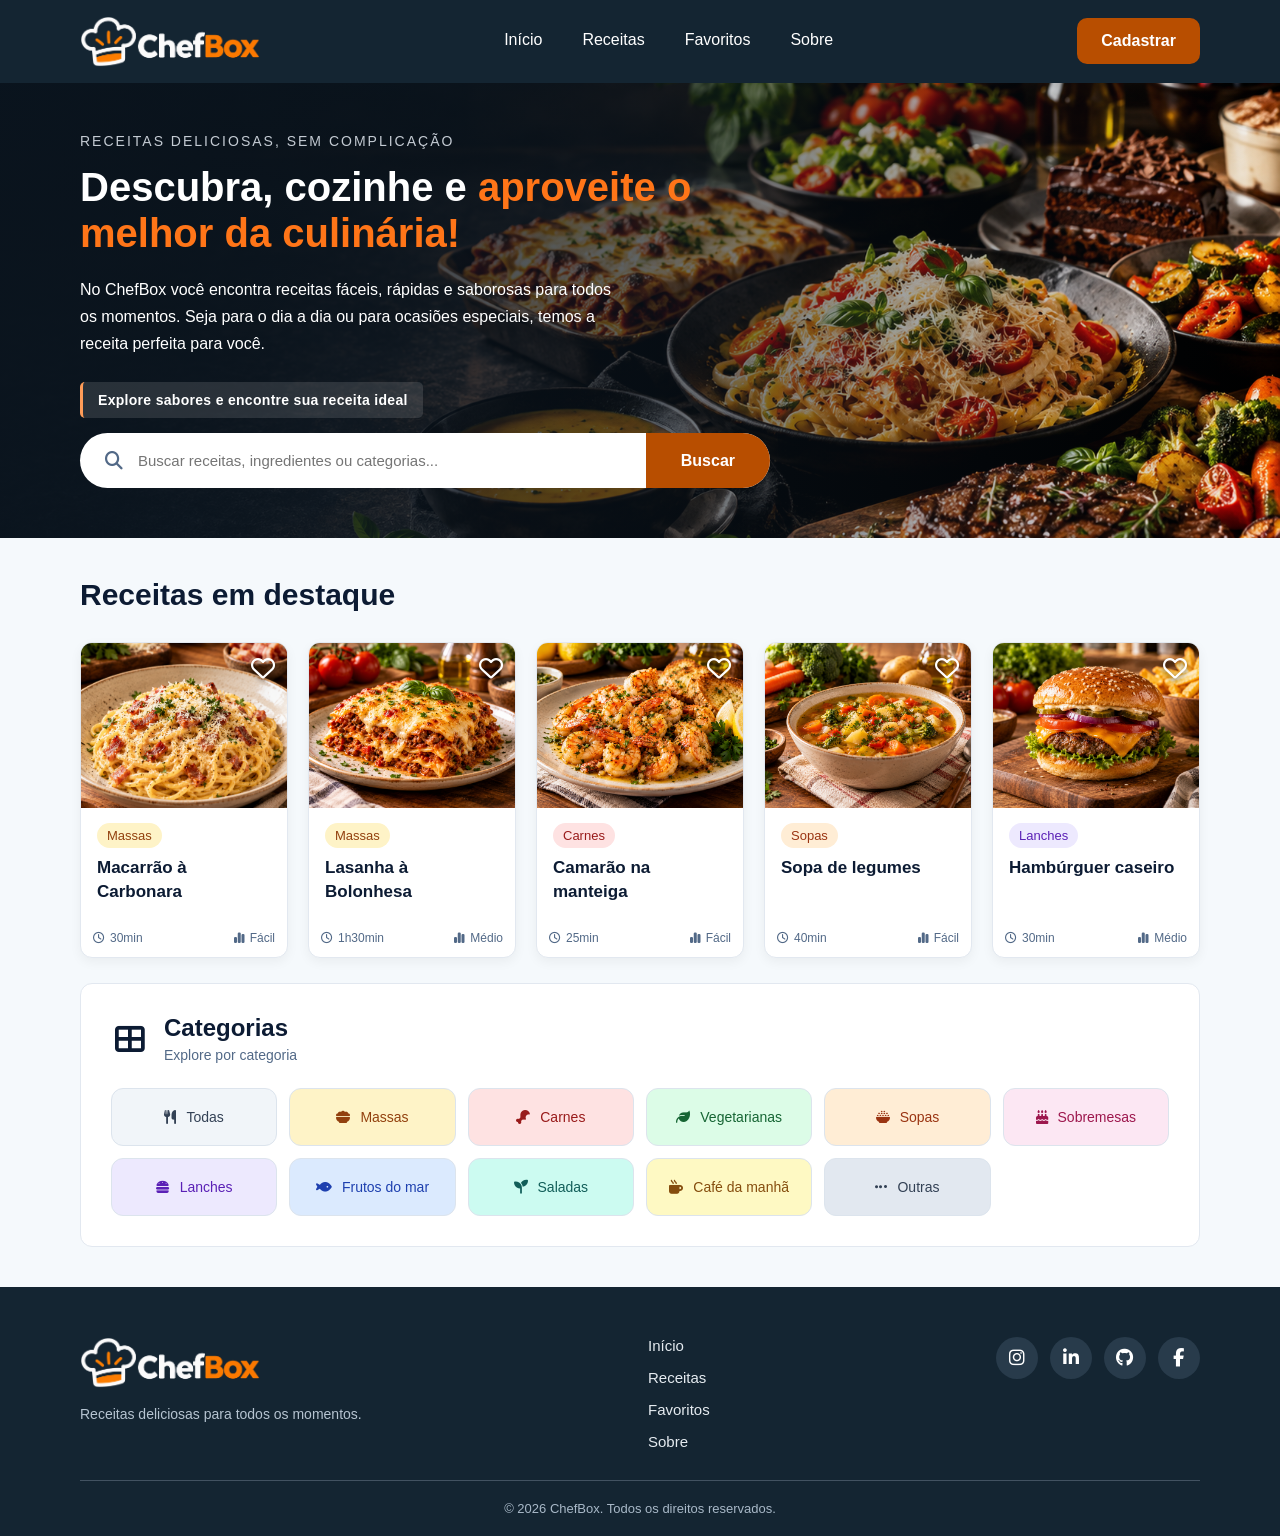
<file: index.html>
<!DOCTYPE html>
<html lang="pt-BR">

<head>
    <meta charset="UTF-8">
    <meta name="viewport" content="width=device-width, initial-scale=1.0">
    <title>ChefBox</title>

    <link rel="stylesheet" href="https://cdnjs.cloudflare.com/ajax/libs/font-awesome/6.7.2/css/all.min.css">

    <link rel="stylesheet" href="pages/assets/css/style.css">
</head>

<body>
    <header class="cabecalho">
        <a href="index.html" class="logo">
            <img src="pages/assets/img/logo-chefbox-transparente.png" alt="Logo ChefBox">
        </a>

        <nav class="menu">
            <a href="index.html">Início</a>
            <a href="pages/receitas.html">Receitas</a>
            <a href="pages/favoritos.html">Favoritos</a>
            <a href="pages/sobre.html">Sobre</a>
        </nav>

        <a href="pages/cadastrar_receita.html" class="cadastro-cabecalho">Cadastrar</a>
    </header>

    <main class="principal">
        <section class="secao-principal">
            <img src="pages/assets/img/hero-pagina-inicial.png" alt="Prato de macarrão com tomates e manjericão"
                class="imagem-principal">

            <div class="gradiente-principal"></div>

            <div class="conteudo-principal">
                <p class="paragrafo-principal">RECEITAS DELICIOSAS, SEM COMPLICAÇÃO</p>

                <h1 class="titulo">Descubra, cozinhe e <span>aproveite o melhor da culinária!</span></h1>

                <p class="descricao-principal">
                    No ChefBox você encontra receitas fáceis, rápidas e saborosas para todos os momentos. Seja para o
                    dia a
                    dia ou para ocasiões especiais, temos a receita perfeita para você.
                </p>

                <label for="pesquisa" class="rotulo-pesquisa-destaque">
                    Explore sabores e encontre sua receita ideal
                </label>

                <form class="form-pesquisa" action="pages/receitas.html" method="get">
                    <div class="campo-pesquisa">
                        <i class="fa-solid fa-magnifying-glass" aria-hidden="true"></i>
                        <input type="search" id="pesquisa" name="pesquisa"
                            placeholder="Buscar receitas, ingredientes ou categorias..." maxlength="100"
                            class="pesquisa-receita">
                    </div>
                    <button type="submit" class="botao-receitas">
                        Buscar</button>
                </form>
            </div>
        </section>

        <section class="receitas-destaque">
            <h2>Receitas em destaque</h2>

            <div class="lista-receitas" id="lista-destaque">
                <p>Carregando receitas...</p>
            </div>
        </section>

        <section class="categorias">

            <div class="cabecalho-categorias">
                <i class="fa-solid fa-table-cells-large"></i>

                <div>
                    <h2>Categorias</h2>
                    <p class="descricao-categorias">Explore por categoria</p>
                </div>
            </div>

            <div class="lista-categorias">
                <a href="pages/receitas.html" class="categoria-todas">
                    <i class="fa-solid fa-utensils"></i>
                    Todas
                </a>

                <a href="pages/receitas.html?categoria=massas" class="categoria-massas">
                    <i class="fa-solid fa-bowl-food"></i>
                    Massas
                </a>

                <a href="pages/receitas.html?categoria=carnes" class="categoria-carnes">
                    <i class="fa-solid fa-drumstick-bite"></i>
                    Carnes
                </a>

                <a href="pages/receitas.html?categoria=vegetarianas" class="categoria-vegetarianas">
                    <i class="fa-solid fa-leaf"></i>
                    Vegetarianas
                </a>

                <a href="pages/receitas.html?categoria=sopas" class="categoria-sopas">
                    <i class="fa-solid fa-bowl-rice"></i>
                    Sopas
                </a>

                <a href="pages/receitas.html?categoria=sobremesas" class="categoria-sobremesas">
                    <i class="fa-solid fa-cake-candles"></i>
                    Sobremesas
                </a>

                <a href="pages/receitas.html?categoria=lanches" class="categoria-lanches">
                    <i class="fa-solid fa-burger"></i>
                    Lanches
                </a>

                <a href="pages/receitas.html?categoria=frutos%20do%20mar" class="categoria-frutos-mar">
                    <i class="fa-solid fa-fish"></i>
                    Frutos do mar
                </a>

                <a href="pages/receitas.html?categoria=saladas" class="categoria-saladas">
                    <i class="fa-solid fa-seedling"></i>
                    Saladas
                </a>

                <a href="pages/receitas.html?categoria=caf%C3%A9%20da%20manh%C3%A3" class="categoria-cafe-manha">
                    <i class="fa-solid fa-mug-hot"></i>
                    Café da manhã
                </a>

                <a href="pages/receitas.html?categoria=outras" class="categoria-outras">
                    <i class="fa-solid fa-ellipsis"></i>
                    Outras
                </a>
            </div>


        </section>

    </main>

    <footer class="rodape">

        <div class="rodape-conteudo">

            <div class="rodape-logo">
                <a href="index.html">
                    <img src="pages/assets/img/logo-chefbox-transparente.png" alt="Logo ChefBox">
                </a>

                <p>
                    Receitas deliciosas para todos os momentos.
                </p>
            </div>

            <div class="rodape-links">

                <a href="index.html">Início</a>
                <a href="pages/receitas.html">Receitas</a>
                <a href="pages/favoritos.html">Favoritos</a>
                <a href="pages/sobre.html">Sobre</a>
            </div>

            <div class="redes-sociais">
                <a href="https://www.instagram.com/yago._teixeira/" target="_blank"
                rel="noopener noreferrer" aria-label="Instagram">
                    <i class="fa-brands fa-instagram"></i>
                </a>

                <a href="https://www.linkedin.com/in/yago-teixeira-almeida-nascimento-851353353/" target="_blank" rel="noopener noreferrer" aria-label="LinkedIn">
                    <i class="fa-brands fa-linkedin-in"></i>
                </a>

                <a href="https://github.com/Yago-dev-07" target="_blank"
                rel="noopener noreferrer" aria-label="GitHub">
                    <i class="fa-brands fa-github"></i>
                </a>

                <a href="https://www.facebook.com/yago.teixeiraalmeidanascimento/" target="_blank" rel="noopener noreferrer" aria-label="Facebook">
                    <i class="fa-brands fa-facebook-f"></i>
                </a>
            </div>

        </div>

        <hr>

        <div class="rodape-final">
            <p>&copy; 2026 ChefBox. Todos os direitos reservados.</p>
        </div>

    </footer>

    <script src="pages/assets/js/dados.js"></script>
    <script src="pages/assets/js/armazenamento.js"></script>
    <script src="pages/assets/js/favoritos.js"></script>
    <script src="pages/assets/js/api.js"></script>
    <script src="pages/assets/js/config-spoonacular.js"></script>
    <script src="pages/assets/js/api-spoonacular.js"></script>
    <script src="pages/assets/js/home.js"></script>
</body>

</html>
</file>
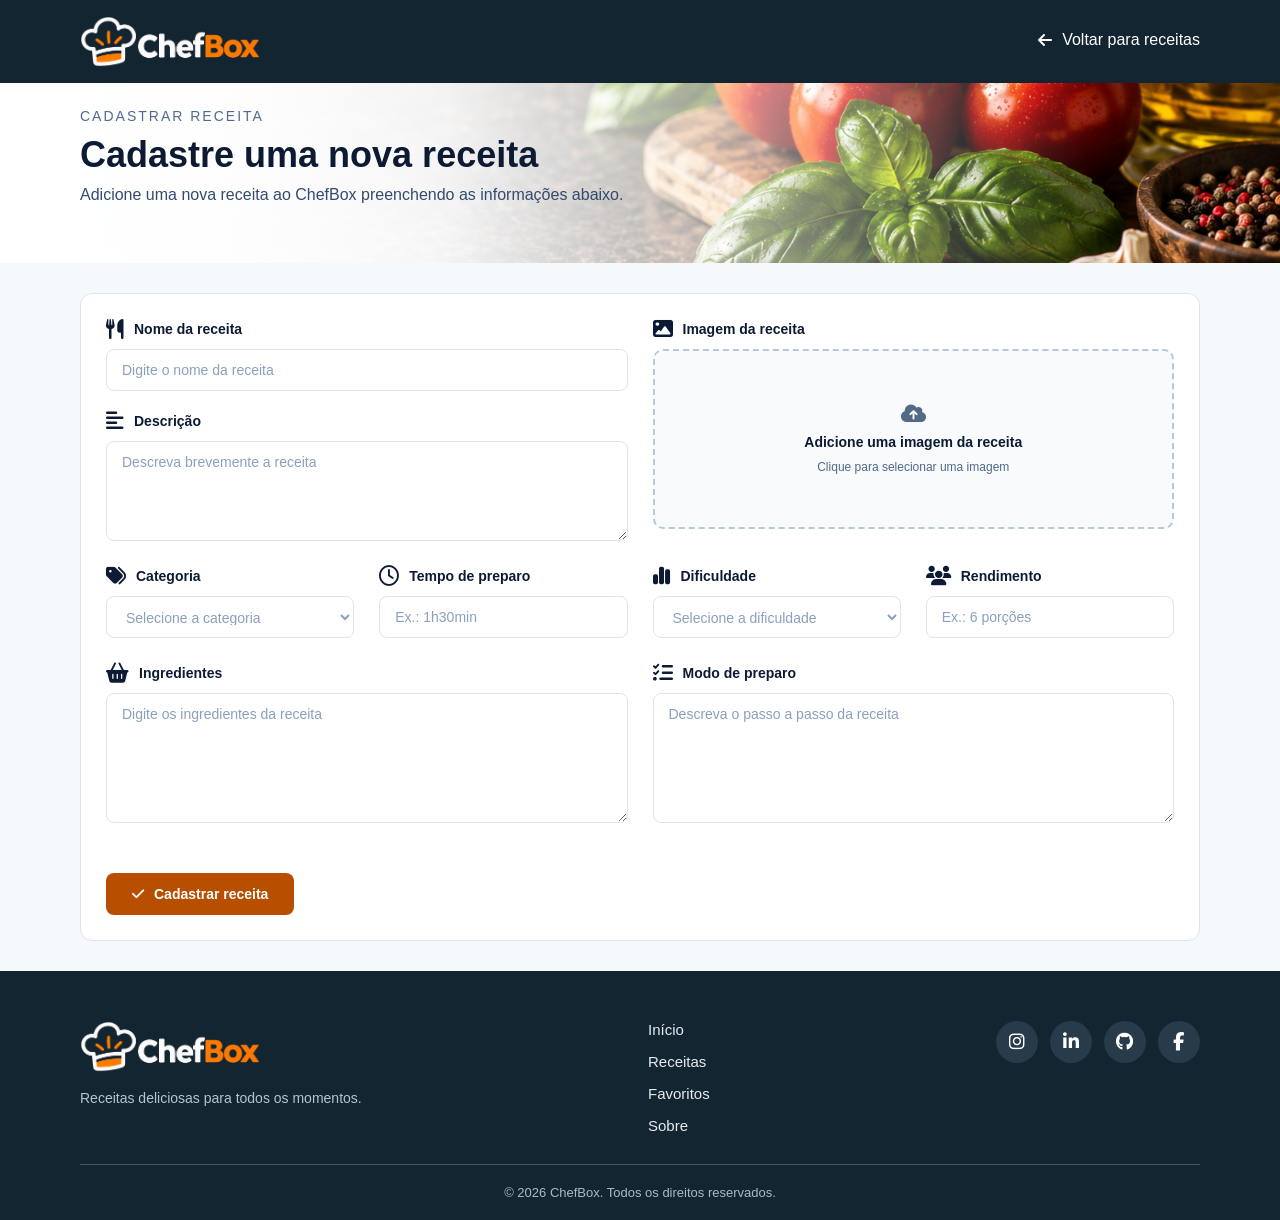
<file: pages/cadastrar_receita.html>
<!DOCTYPE html>
<html lang="pt-BR">

<head>
    <meta charset="UTF-8">
    <meta name="viewport" content="width=device-width, initial-scale=1.0">
    <title>Cadastro - ChefBox</title>

    <link rel="stylesheet" href="https://cdnjs.cloudflare.com/ajax/libs/font-awesome/6.7.2/css/all.min.css">

    <link rel="stylesheet" href="assets/css/style.css">

    <link rel="stylesheet" href="assets/css/cadastrar_receita.css">
</head>

<body>
    <header class="cabecalho">
        <a href="../index.html" class="logo">
            <img src="assets/img/logo-chefbox-transparente.png" alt="Logo ChefBox">
        </a>

        <nav class="menu">
            <a href="receitas.html" class="voltar-cabecalho">
                <i class="fa-solid fa-arrow-left"></i>
                Voltar para receitas
            </a>
        </nav>
    </header>

    <main class="principal">
        <section class="secao-principal banner-cadastro">
            <img src="assets/img/hero-cadastrar-receita.png"
                alt="Ingredientes frescos utilizados no preparo de receitas" class="imagem-principal">


            <div class="gradiente-principal"></div>

            <div class="conteudo-principal">
                <p class="paragrafo-principal" id="subtitulo-formulario">CADASTRAR RECEITA</p>

                <h1 class="titulo" id="titulo-formulario">Cadastre uma nova receita</h1>

                <p class="descricao-principal" id="descricao-formulario">
                    Adicione uma nova receita ao ChefBox preenchendo as informações abaixo.
                </p>
            </div>
        </section>

        <section class="secao-cadastro">

            <form id="form-cadastro" class="cadastro-receita" novalidate>

                <div class="linha-principal-cadastro">

                    <div class="grupo-dados-cadastro">

                        <div class="campo-cadastro">
                            <label for="nome-receita">
                                <i class="fa-solid fa-utensils"></i>
                                Nome da receita
                            </label>

                            <input type="text" id="nome-receita" name="nome-receita" maxlength="100"
                                placeholder="Digite o nome da receita" class="entrada-cadastro" required>
                        </div>

                        <div class="campo-cadastro">
                            <label for="descricao">
                                <i class="fa-solid fa-align-left"></i>
                                Descrição
                            </label>

                            <textarea id="descricao" name="descricao" placeholder="Descreva brevemente a receita"
                                required></textarea>
                        </div>

                    </div>

                    <div class="campo-cadastro">
                        <span class="titulo-campo">
                            <i class="fa-solid fa-image"></i>
                            Imagem da receita
                        </span>
                        <label for="imagem-receita" class="area-upload">
                            <i class="fa-solid fa-cloud-arrow-up"></i>

                            <span>Adicione uma imagem da receita</span>
                            <small>Clique para selecionar uma imagem</small>

                            <div id="imagem-atual" class="imagem-atual" hidden>
                                <img id="visualizacao-imagem" alt="Pré-visualização da receita">

                                <div class="informacoes-imagem">
                                    <span id="nome-arquivo"></span>
                                    <small>Clique para trocar a imagem</small>
                                </div>
                            </div>
                        </label>

                        <input type="file" id="imagem-receita" name="imagem-receita" class="input-arquivo"
                            accept="image/*" required>

                        <p id="mensagem-imagem"></p>

                    </div>

                </div>

                <div class="linha-informacoes-cadastro">

                    <div class="campo-cadastro">
                        <label for="categoria">
                            <i class="fa-solid fa-tags"></i>
                            Categoria
                        </label>

                        <select id="categoria" name="categoria" required>
                            <option value="" disabled selected hidden>
                                Selecione a categoria
                            </option>
                            <option value="massas">Massas</option>
                            <option value="carnes">Carnes</option>
                            <option value="vegetarianas">Vegetarianas</option>
                            <option value="sopas">Sopas</option>
                            <option value="sobremesas">Sobremesas</option>
                            <option value="lanches">Lanches</option>
                        </select>
                    </div>

                    <div class="campo-cadastro">
                        <label for="tempo-preparo">
                            <i class="fa-regular fa-clock"></i>
                            Tempo de preparo
                        </label>

                        <input type="text" id="tempo-preparo" name="tempo-preparo" placeholder="Ex.: 1h30min"
                            class="entrada-cadastro" required>
                    </div>

                    <div class="campo-cadastro">
                        <label for="dificuldade">
                            <i class="fa-solid fa-chart-simple"></i>
                            Dificuldade
                        </label>

                        <select id="dificuldade" name="dificuldade" required>
                            <option value="" disabled selected hidden>
                                Selecione a dificuldade
                            </option>
                            <option value="facil">Fácil</option>
                            <option value="medio">Médio</option>
                            <option value="dificil">Difícil</option>
                        </select>
                    </div>

                    <div class="campo-cadastro">
                        <label for="rendimento">
                            <i class="fa-solid fa-users"></i>
                            Rendimento
                        </label>

                        <input type="text" id="rendimento" name="rendimento" placeholder="Ex.: 6 porções"
                            class="entrada-cadastro" required>
                    </div>

                </div>

                <div class="linha-preparo-cadastro">

                    <div class="campo-cadastro">
                        <label for="ingredientes">
                            <i class="fa-solid fa-basket-shopping"></i>
                            Ingredientes
                        </label>

                        <textarea id="ingredientes" name="ingredientes" placeholder="Digite os ingredientes da receita"
                            required></textarea>
                    </div>

                    <div class="campo-cadastro">
                        <label for="modo-preparo">
                            <i class="fa-solid fa-list-check"></i>
                            Modo de preparo
                        </label>

                        <textarea id="modo-preparo" name="modo-preparo"
                            placeholder="Descreva o passo a passo da receita" required></textarea>
                    </div>

                </div>

                <p id="mensagem-cadastro" role="status" aria-live="polite"></p>

                <div class="acoes-cadastro">
                    <button type="submit" class="botao-cadastrar" id="botao-salvar">
                        <i class="fa-solid fa-check"></i>
                        Cadastrar receita
                    </button>
                </div>

            </form>

        </section>
    </main>

    <footer class="rodape">

        <div class="rodape-conteudo">

            <div class="rodape-logo">
                <a href="../index.html">
                    <img src="assets/img/logo-chefbox-transparente.png" alt="Logo ChefBox">
                </a>

                <p>
                    Receitas deliciosas para todos os momentos.
                </p>
            </div>

            <div class="rodape-links">

                <a href="../index.html">Início</a>
                <a href="receitas.html">Receitas</a>
                <a href="favoritos.html">Favoritos</a>
                <a href="sobre.html">Sobre</a>
            </div>

            <div class="redes-sociais">
                <a href="https://www.instagram.com/yago._teixeira/" target="_blank" rel="noopener noreferrer"
                    aria-label="Instagram">
                    <i class="fa-brands fa-instagram"></i>
                </a>

                <a href="https://www.linkedin.com/in/yago-teixeira-almeida-nascimento-851353353/" target="_blank"
                    rel="noopener noreferrer" aria-label="LinkedIn">
                    <i class="fa-brands fa-linkedin-in"></i>
                </a>

                <a href="https://github.com/Yago-dev-07" target="_blank" rel="noopener noreferrer" aria-label="GitHub">
                    <i class="fa-brands fa-github"></i>
                </a>

                <a href="https://www.facebook.com/yago.teixeiraalmeidanascimento/" target="_blank"
                    rel="noopener noreferrer" aria-label="Facebook">
                    <i class="fa-brands fa-facebook-f"></i>
                </a>
            </div>

        </div>

        <hr>

        <div class="rodape-final">
            <p>&copy; 2026 ChefBox. Todos os direitos reservados.</p>
        </div>

    </footer>

    <script src="assets/js/dados.js"></script>
    <script src="assets/js/armazenamento.js"></script>
    <script src="assets/js/api.js"></script>
    <script src="assets/js/config-spoonacular.js"></script>
    <script src="assets/js/api-spoonacular.js"></script>
    <script src="assets/js/cadastro.js"></script>
</body>

</html>
</file>
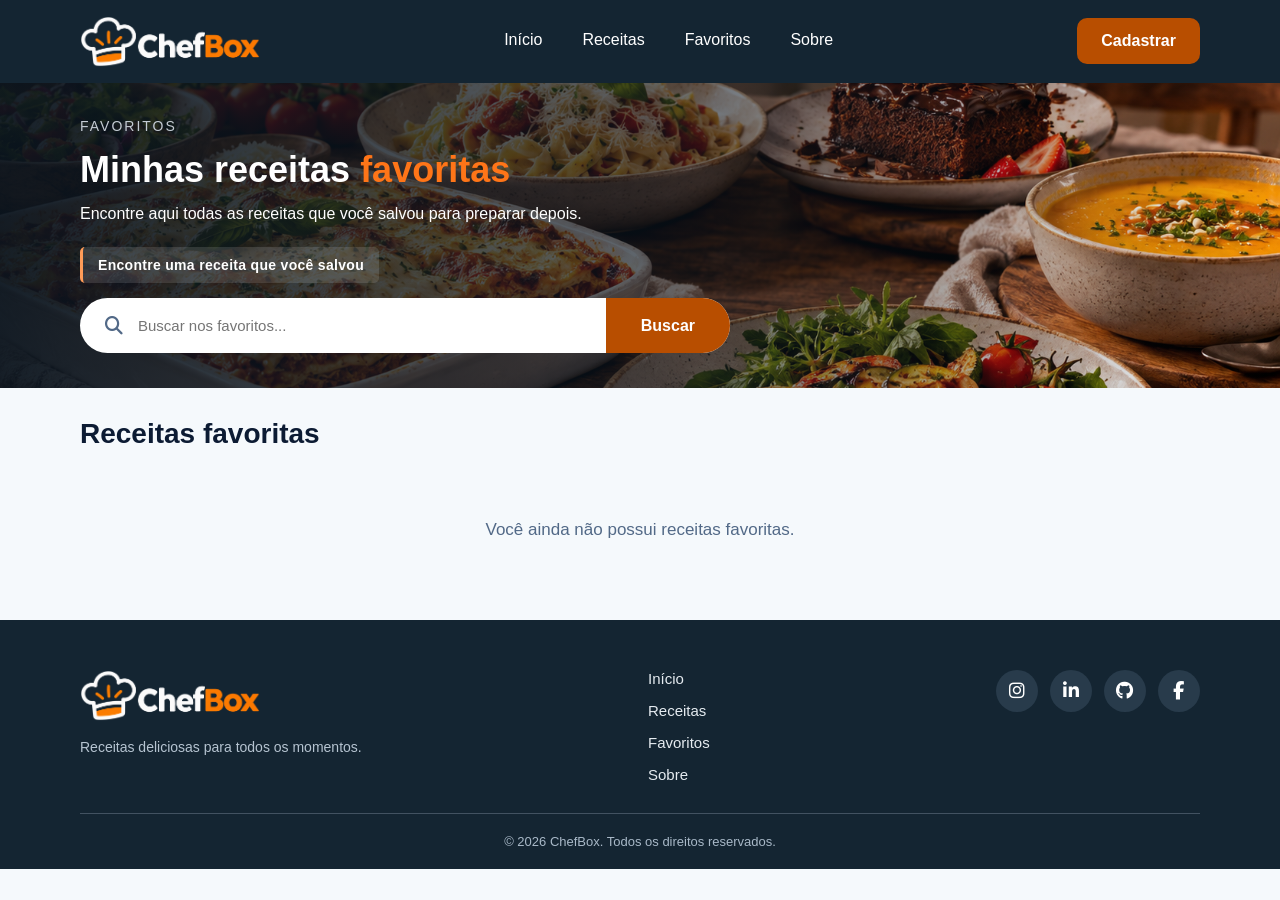
<file: pages/favoritos.html>
<!DOCTYPE html>
<html lang="pt-BR">

<head>
    <meta charset="UTF-8">
    <meta name="viewport" content="width=device-width, initial-scale=1.0">
    <title>Favoritos - ChefBox</title>

    <link rel="stylesheet" href="https://cdnjs.cloudflare.com/ajax/libs/font-awesome/6.7.2/css/all.min.css">

    <link rel="stylesheet" href="assets/css/style.css">

    <link rel="stylesheet" href="assets/css/favoritos.css">
</head>

<body>
    <header class="cabecalho">
        <a href="../index.html" class="logo">
            <img src="assets/img/logo-chefbox-transparente.png" alt="Logo ChefBox">
        </a>

        <nav class="menu">
            <a href="../index.html">Início</a>
            <a href="receitas.html">Receitas</a>
            <a href="favoritos.html">Favoritos</a>
            <a href="sobre.html">Sobre</a>
        </nav>

        <a href="cadastrar_receita.html" class="cadastro-cabecalho">
            Cadastrar
        </a>
    </header>

    <main class="principal">

        <section class="secao-principal banner-favoritos">

            <img src="assets/img/hero-favoritos.png" alt="Prato de macarrão com tomates e manjericão"
                class="imagem-principal">

            <div class="gradiente-principal"></div>

            <div class="conteudo-principal">
                <p class="paragrafo-principal">FAVORITOS</p>

                <h1 class="titulo">Minhas receitas <span>favoritas</span></h1>

                <p class="descricao-principal">
                    Encontre aqui todas as receitas que você salvou para preparar depois.
                </p>

                <label for="pesquisa" class="rotulo-pesquisa-destaque">
                    Encontre uma receita que você salvou
                </label>

                <form class="form-pesquisa" id="form-pesquisa">
                    <div class="campo-pesquisa">
                        <i class="fa-solid fa-magnifying-glass" aria-hidden="true"></i>
                        <input type="search" id="pesquisa" name="pesquisa" placeholder="Buscar nos favoritos..."
                            maxlength="100" class="pesquisa-receita">
                    </div>
                    <button type="submit" class="botao-receitas">
                        Buscar</button>
                </form>
            </div>
        </section>
        <section class="receitas-favoritas">

            <h2>Receitas favoritas</h2>

            <div class="lista-receitas" id="lista-favoritos"></div>
        </section>
    </main>

    <footer class="rodape">

        <div class="rodape-conteudo">

            <div class="rodape-logo">
                <a href="../index.html">
                    <img src="assets/img/logo-chefbox-transparente.png" alt="Logo ChefBox">
                </a>

                <p>
                    Receitas deliciosas para todos os momentos.
                </p>
            </div>

            <div class="rodape-links">

                <a href="../index.html">Início</a>
                <a href="receitas.html">Receitas</a>
                <a href="favoritos.html">Favoritos</a>
                <a href="sobre.html">Sobre</a>
            </div>

            <div class="redes-sociais">
                <a href="https://www.instagram.com/yago._teixeira/" target="_blank" rel="noopener noreferrer"
                    aria-label="Instagram">
                    <i class="fa-brands fa-instagram"></i>
                </a>

                <a href="https://www.linkedin.com/in/yago-teixeira-almeida-nascimento-851353353/" target="_blank"
                    rel="noopener noreferrer" aria-label="LinkedIn">
                    <i class="fa-brands fa-linkedin-in"></i>
                </a>

                <a href="https://github.com/Yago-dev-07" target="_blank" rel="noopener noreferrer" aria-label="GitHub">
                    <i class="fa-brands fa-github"></i>
                </a>

                <a href="https://www.facebook.com/yago.teixeiraalmeidanascimento/" target="_blank"
                    rel="noopener noreferrer" aria-label="Facebook">
                    <i class="fa-brands fa-facebook-f"></i>
                </a>
            </div>

        </div>

        <hr>

        <div class="rodape-final">
            <p>&copy; 2026 ChefBox. Todos os direitos reservados.</p>
        </div>

    </footer>

    <script src="assets/js/dados.js"></script>
    <script src="assets/js/armazenamento.js"></script>
    <script src="assets/js/api.js"></script>
    <script src="assets/js/config-spoonacular.js"></script>
    <script src="assets/js/api-spoonacular.js"></script>
    <script src="assets/js/favoritos.js"></script>
    <script src="assets/js/pagina-favoritos.js"></script>

</body>

</html>
</file>
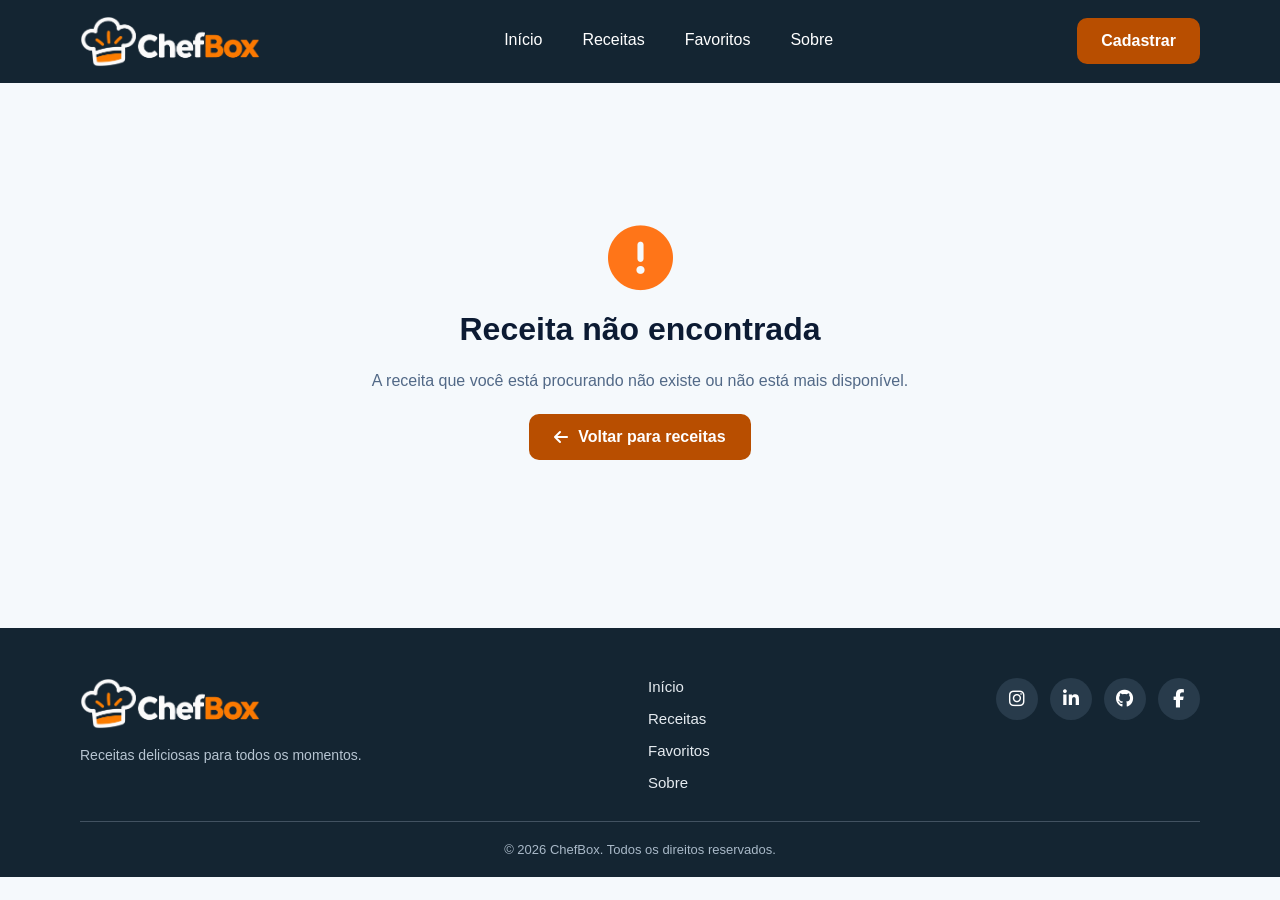
<file: pages/receita.html>
<!DOCTYPE html>
<html lang="pt-BR">

<head>
    <meta charset="UTF-8">
    <meta name="viewport" content="width=device-width, initial-scale=1.0">
    <title>Lasanha à Bolonhesa - ChefBox</title>

    <link rel="stylesheet" href="https://cdnjs.cloudflare.com/ajax/libs/font-awesome/6.7.2/css/all.min.css">

    <link rel="stylesheet" href="assets/css/style.css">

    <link rel="stylesheet" href="assets/css/receita.css">
</head>

<body>

    <header class="cabecalho">
        <a href="../index.html" class="logo">
            <img src="assets/img/logo-chefbox-transparente.png" alt="Logo ChefBox">
        </a>

        <nav class="menu">
            <a href="../index.html">Início</a>
            <a href="receitas.html">Receitas</a>
            <a href="favoritos.html">Favoritos</a>
            <a href="sobre.html">Sobre</a>
        </nav>

        <a href="cadastrar_receita.html" class="cadastro-cabecalho">
            Cadastrar
        </a>
    </header>

    <main class="detalhes-receita" id="detalhes-receita">

        <a href="receitas.html" class="voltar-receitas"><i class="fa-solid fa-arrow-left"></i>Voltar para receitas</a>

        <section class="apresentacao-receita">

            <img src="assets/img/card-lasanha.png" alt="Lasanha à Bolonhesa" class="imagem-receita" id="imagem-receita">

            <div class="conteudo-receita">

                <span class="categoria-receita" id="categoria-receita">Massas</span>

                <h1 id="nome-receita">Lasanha à Bolonhesa</h1>

                <div class="informacoes-receita">
                    <span>
                        <i class="fa-regular fa-clock"></i>
                        <span id="tempo-receita">1h30min</span>
                    </span>

                    <span>
                        <i class="fa-solid fa-chart-simple"></i>
                        <span id="dificuldade-receita">Médio</span>
                    </span>
                </div>

                <p class="descricao-receita" id="descricao-receita">
                    Uma deliciosa lasanha à bolonhesa, perfeita para reunir a
                    família e aproveitar uma refeição especial.
                </p>

                <p id="credito-spoonacular" hidden>
                    Dados fornecidos por
                    <a href="https://spoonacular.com/food-api" target="_blank" rel="noopener noreferrer">
                        Spoonacular
                    </a>.
                </p>

                <div class="acoes-receita">
                    <button type="button" class="botao-favoritar" id="botao-favoritar">
                        <i class="fa-regular fa-heart"></i>
                        <span id="texto-favoritar">Favoritar</span>
                    </button>

                    <button type="button" class="botao-editar" id="botao-editar">
                        <i class="fa-solid fa-pen-to-square"></i>
                        Editar
                    </button>

                    <button type="button" class="botao-excluir" id="botao-excluir">
                        <i class="fa-regular fa-trash-can"></i>
                        Excluir
                    </button>
                </div>
            </div>

        </section>

        <section class="preparo-receita">

            <div class="card-ingredientes">
                <h2>
                    <i class="fa-solid fa-basket-shopping"></i>
                    Ingredientes
                </h2>

                <div id="lista-ingredientes"></div>
            </div>


            <div class="card-preparo">

                <h2><i class="fa-solid fa-list-check"></i>Modo de preparo</h2>

                <ol class="lista-preparo" id="lista-preparo"></ol>
            </div>
        </section>

        <section class="nutricao-receita">

            <h2>
                <i class="fa-solid fa-circle-info"></i>
                Informações adicionais
            </h2>

            <div class="lista-informacoes">

                <div class="detalhes-info">
                    <i class="fa-regular fa-clock"></i>

                    <div>
                        <p>Tempo de preparo</p>
                        <strong id="tempo-adicional">1h30min</strong>
                    </div>
                </div>

                <div class="detalhes-info com-divisor">
                    <i class="fa-solid fa-utensils"></i>

                    <div>
                        <p>Rendimento</p>
                        <strong id="rendimento-adicional">6 porções</strong>
                    </div>
                </div>

                <div class="detalhes-info com-divisor">
                    <i class="fa-solid fa-chart-simple"></i>

                    <div>
                        <p>Dificuldade</p>
                        <strong id="dificuldade-adicional">Médio</strong>
                    </div>
                </div>

            </div>

        </section>
    </main>

    <footer class="rodape">

        <div class="rodape-conteudo">

            <div class="rodape-logo">
                <a href="../index.html">
                    <img src="assets/img/logo-chefbox-transparente.png" alt="Logo ChefBox">
                </a>

                <p>
                    Receitas deliciosas para todos os momentos.
                </p>
            </div>

            <div class="rodape-links">
                <a href="../index.html">Início</a>
                <a href="receitas.html">Receitas</a>
                <a href="favoritos.html">Favoritos</a>
                <a href="sobre.html">Sobre</a>
            </div>
            <div class="redes-sociais">
                <a href="https://www.instagram.com/yago._teixeira/" target="_blank" rel="noopener noreferrer"
                    aria-label="Instagram">
                    <i class="fa-brands fa-instagram"></i>
                </a>

                <a href="https://www.linkedin.com/in/yago-teixeira-almeida-nascimento-851353353/" target="_blank"
                    rel="noopener noreferrer" aria-label="LinkedIn">
                    <i class="fa-brands fa-linkedin-in"></i>
                </a>

                <a href="https://github.com/Yago-dev-07" target="_blank" rel="noopener noreferrer" aria-label="GitHub">
                    <i class="fa-brands fa-github"></i>
                </a>

                <a href="https://www.facebook.com/yago.teixeiraalmeidanascimento/" target="_blank"
                    rel="noopener noreferrer" aria-label="Facebook">
                    <i class="fa-brands fa-facebook-f"></i>
                </a>
            </div>

        </div>

        <hr>

        <div class="rodape-final">
            <p>&copy; 2026 ChefBox. Todos os direitos reservados.</p>
        </div>

    </footer>

    <div class="fundo-modal" id="modal-exclusao" hidden>
        <div class="modal-exclusao" role="dialog" aria-modal="true" aria-labelledby="titulo-modal">

            <div class="icone-modal">
                <i class="fa-solid fa-trash-can"></i>
            </div>

            <h2 id="titulo-modal">Excluir receita?</h2>

            <p id="mensagem-modal"></p>

            <div class="acoes-modal">
                <button type="button" class="botao-cancelar-exclusao" id="cancelar-exclusao">
                    Cancelar
                </button>

                <button type="button" class="botao-confirmar-exclusao" id="confirmar-exclusao">
                    <i class="fa-solid fa-trash"></i>
                    Excluir receita
                </button>
            </div>
        </div>
    </div>

    <script src="assets/js/dados.js"></script>
    <script src="assets/js/armazenamento.js"></script>
    <script src="assets/js/favoritos.js"></script>
    <script src="assets/js/api.js"></script>
    <script src="assets/js/config-spoonacular.js"></script>
    <script src="assets/js/api-spoonacular.js"></script>
    <script src="assets/js/detalhes.js"></script>
</body>

</html>
</file>
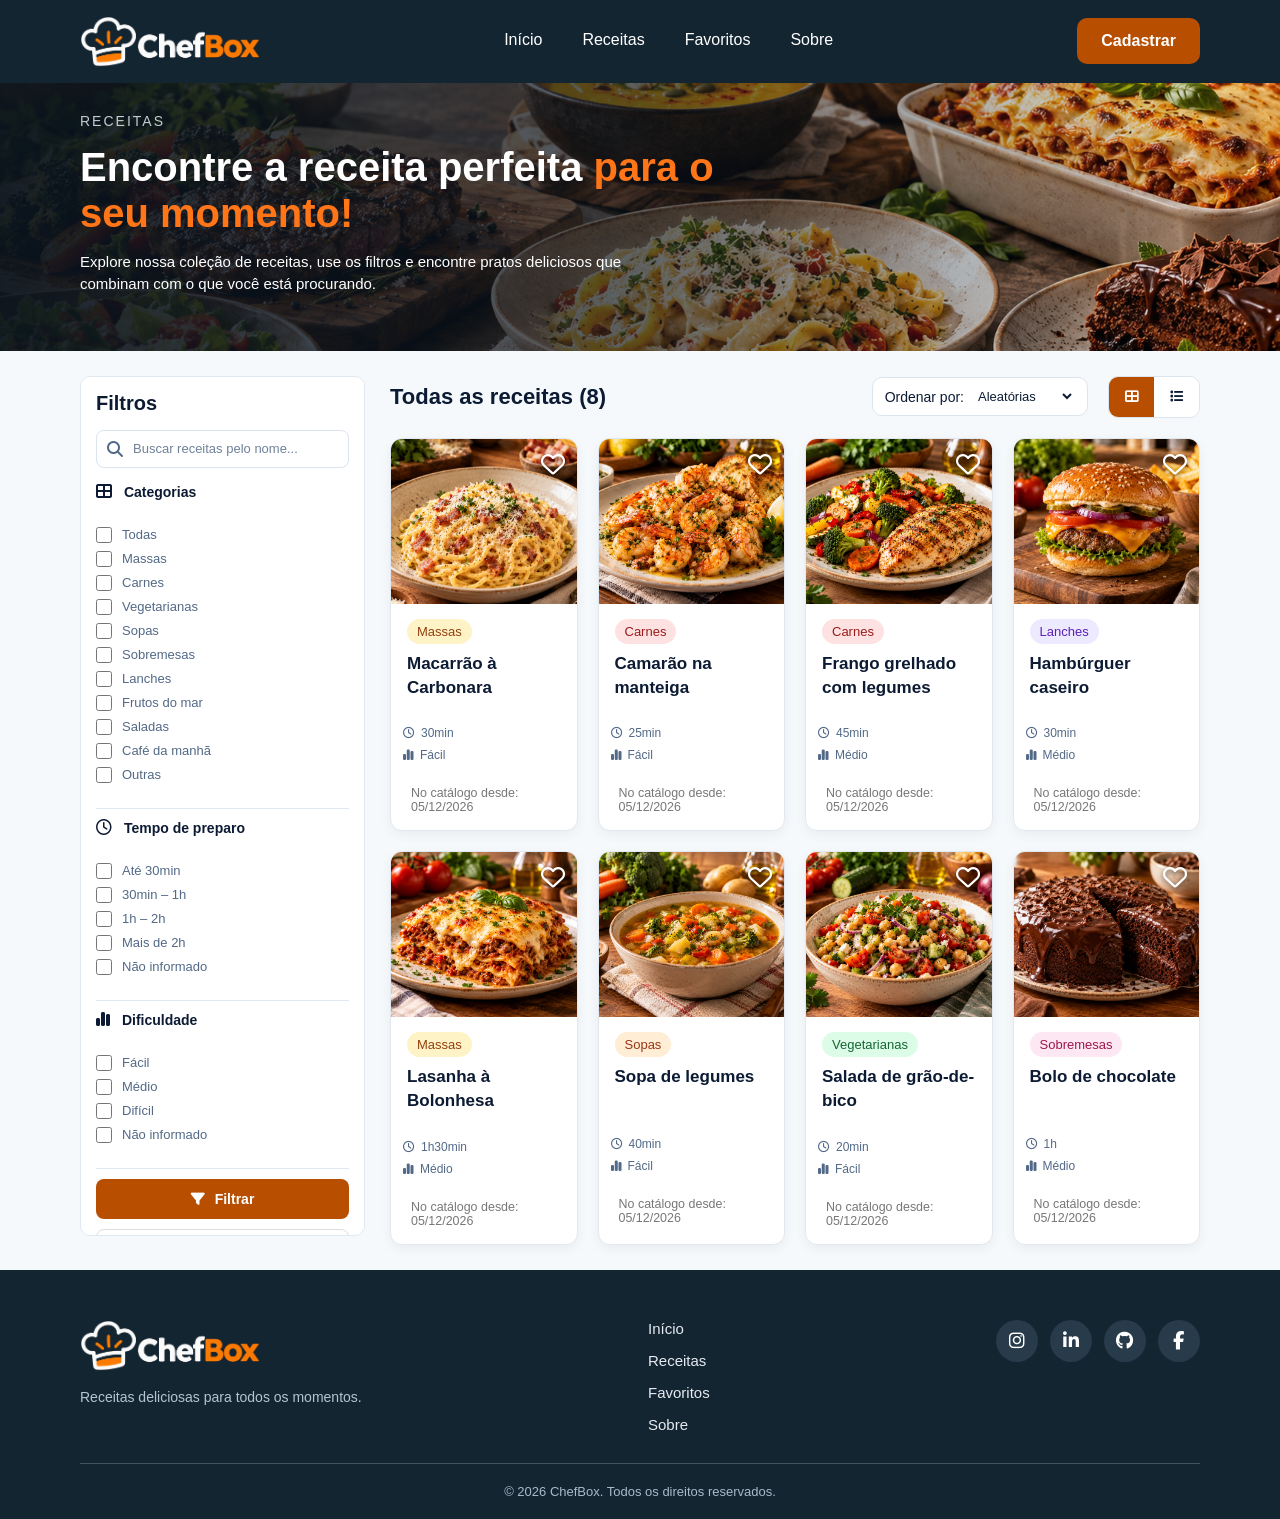
<file: pages/receitas.html>
<!DOCTYPE html>
<html lang="pt-BR">

<head>
    <meta charset="UTF-8">
    <meta name="viewport" content="width=device-width, initial-scale=1.0">
    <title>Receitas - ChefBox</title>

    <link rel="stylesheet" href="https://cdnjs.cloudflare.com/ajax/libs/font-awesome/6.7.2/css/all.min.css">

    <link rel="stylesheet" href="assets/css/style.css">

    <link rel="stylesheet" href="assets/css/receitas.css">
</head>

<body>
    <header class="cabecalho">
        <a href="../index.html" class="logo">
            <img src="assets/img/logo-chefbox-transparente.png" alt="Logo ChefBox">
        </a>

        <nav class="menu">
            <a href="../index.html">Início</a>
            <a href="receitas.html">Receitas</a>
            <a href="favoritos.html">Favoritos</a>
            <a href="sobre.html">Sobre</a>
        </nav>

        <a href="cadastrar_receita.html" class="cadastro-cabecalho">
            Cadastrar
        </a>
    </header>
    <main class="principal">
        <section class="secao-intro">
            <img src="assets/img/hero-receitas.png" alt="Prato de massa com ingredientes frescos"
                class="imagem-principal">

            <div class="gradiente-principal"></div>

            <div class="conteudo-principal">
                <p class="paragrafo-principal">RECEITAS</p>

                <h1 class="titulo">Encontre a receita perfeita <span>para o seu momento!</span></h1>

                <p class="descricao-principal">
                    Explore nossa coleção de receitas, use os filtros e encontre pratos deliciosos que combinam com o
                    que você
                    está procurando.
                </p>
            </div>
        </section>

        <div class="conteudo-receitas">
            <aside class="filtros">
                <h2 class="titulo-filtros">Filtros</h2>

                <form class="form-filtros">

                    <div class="pesquisa-filtros">
                        <label for="pesquisa-filtros" class="rotulo-acessivel">
                            Pesquisar receitas
                        </label>
                        <i class="fa-solid fa-magnifying-glass" aria-hidden="true"></i>

                        <input type="search" id="pesquisa-filtros" name="pesquisa"
                            placeholder="Buscar receitas pelo nome...">
                    </div>

                    <fieldset class="grupo-filtros">
                        <legend>
                            <i class="fa-solid fa-table-cells-large"></i>
                            Categorias
                        </legend>

                        <label>
                            <input type="checkbox" name="categoria" value="todas" class="checkbox-filtro">
                            Todas
                        </label>

                        <label>
                            <input type="checkbox" name="categoria" value="massas" class="checkbox-filtro">
                            Massas
                        </label>

                        <label>
                            <input type="checkbox" name="categoria" value="carnes" class="checkbox-filtro">
                            Carnes
                        </label>

                        <label>
                            <input type="checkbox" name="categoria" value="vegetarianas" class="checkbox-filtro">
                            Vegetarianas
                        </label>

                        <label>
                            <input type="checkbox" name="categoria" value="sopas" class="checkbox-filtro">
                            Sopas
                        </label>

                        <label>
                            <input type="checkbox" name="categoria" value="sobremesas" class="checkbox-filtro">
                            Sobremesas
                        </label>

                        <label>
                            <input type="checkbox" name="categoria" value="lanches" class="checkbox-filtro">
                            Lanches
                        </label>

                        <label>
                            <input type="checkbox" name="categoria" value="frutos do mar" class="checkbox-filtro">
                            Frutos do mar
                        </label>

                        <label>
                            <input type="checkbox" name="categoria" value="saladas" class="checkbox-filtro">
                            Saladas
                        </label>

                        <label>
                            <input type="checkbox" name="categoria" value="café da manhã" class="checkbox-filtro">
                            Café da manhã
                        </label>

                        <label>
                            <input type="checkbox" name="categoria" value="outras" class="checkbox-filtro">
                            Outras
                        </label>
                    </fieldset>

                    <hr class="divisor-filtros">

                    <fieldset class="grupo-filtros">
                        <legend>
                            <i class="fa-regular fa-clock"></i>
                            Tempo de preparo
                        </legend>

                        <label>
                            <input type="checkbox" name="tempo" value="ate-30" class="checkbox-filtro">
                            Até 30min
                        </label>

                        <label>
                            <input type="checkbox" name="tempo" value="30-60" class="checkbox-filtro">
                            30min – 1h
                        </label>

                        <label>
                            <input type="checkbox" name="tempo" value="60-120" class="checkbox-filtro">
                            1h – 2h
                        </label>

                        <label>
                            <input type="checkbox" name="tempo" value="mais-120" class="checkbox-filtro">
                            Mais de 2h
                        </label>

                        <label>
                            <input type="checkbox" name="tempo" value="nao-informado" class="checkbox-filtro">
                            Não informado
                        </label>
                    </fieldset>

                    <hr class="divisor-filtros">

                    <fieldset class="grupo-filtros">
                        <legend>
                            <i class="fa-solid fa-chart-simple"></i>
                            Dificuldade
                        </legend>

                        <label>
                            <input type="checkbox" name="dificuldade" value="facil" class="checkbox-filtro">
                            Fácil
                        </label>

                        <label>
                            <input type="checkbox" name="dificuldade" value="medio" class="checkbox-filtro">
                            Médio
                        </label>

                        <label>
                            <input type="checkbox" name="dificuldade" value="dificil" class="checkbox-filtro">
                            Difícil
                        </label>

                        <label>
                            <input type="checkbox" name="dificuldade" value="nao-informado" class="checkbox-filtro">
                            Não informado
                        </label>
                    </fieldset>

                    <hr class="divisor-filtros">

                    <button type="button" class="botao-filtrar">
                        <i class="fa-solid fa-filter"></i>
                        Filtrar
                    </button>

                    <button type="button" class="botao-limpar-filtros">
                        <i class="fa-solid fa-rotate-left"></i>
                        Limpar filtros
                    </button>

                </form>
            </aside>


            <section class="resultados-receitas">

                <div class="cabecalho-resultados">

                    <h2>Todas as receitas <span id="total-receitas"></span></h2>

                    <div class="controles-resultados">

                        <div class="ordenacao-receitas">
                            <label for="ordenacao" class="rotulo-ordenacao">Ordenar por:</label>

                            <select name="ordenacao" id="ordenacao">
                                <option value="aleatorias" selected>Aleatórias</option>
                                <option value="recentes">Mais recentes</option>
                                <option value="antigas">Mais antigas</option>
                                <option value="tempo">Menor tempo</option>
                            </select>
                        </div>

                        <div class="visualizacao-receitas">
                            <button type="button" class="visualizacao-selecionada" aria-label="Visualização em grade">
                                <i class="fa-solid fa-table-cells-large"></i>
                            </button>

                            <button type="button" aria-label="Visualização em lista">
                                <i class="fa-solid fa-list"></i>
                            </button>
                        </div>
                    </div>
                </div>

                <div class="grade-receitas" id="grade-receitas">
                </div>
            </section>
        </div>
    </main>

    <footer class="rodape">

        <div class="rodape-conteudo">

            <div class="rodape-logo">
                <a href="../index.html">
                    <img src="assets/img/logo-chefbox-transparente.png" alt="Logo ChefBox">
                </a>

                <p>
                    Receitas deliciosas para todos os momentos.
                </p>
            </div>

            <div class="rodape-links">

                <a href="../index.html">Início</a>
                <a href="receitas.html">Receitas</a>
                <a href="favoritos.html">Favoritos</a>
                <a href="sobre.html">Sobre</a>
            </div>

            <div class="redes-sociais">
                <a href="https://www.instagram.com/yago._teixeira/" target="_blank" rel="noopener noreferrer"
                    aria-label="Instagram">
                    <i class="fa-brands fa-instagram"></i>
                </a>

                <a href="https://www.linkedin.com/in/yago-teixeira-almeida-nascimento-851353353/" target="_blank"
                    rel="noopener noreferrer" aria-label="LinkedIn">
                    <i class="fa-brands fa-linkedin-in"></i>
                </a>

                <a href="https://github.com/Yago-dev-07" target="_blank" rel="noopener noreferrer" aria-label="GitHub">
                    <i class="fa-brands fa-github"></i>
                </a>

                <a href="https://www.facebook.com/yago.teixeiraalmeidanascimento/" target="_blank"
                    rel="noopener noreferrer" aria-label="Facebook">
                    <i class="fa-brands fa-facebook-f"></i>
                </a>
            </div>

        </div>

        <hr>

        <div class="rodape-final">
            <p>&copy; 2026 ChefBox. Todos os direitos reservados.</p>
        </div>

    </footer>

    <script src="assets/js/dados.js"></script>
    <script src="assets/js/armazenamento.js"></script>
    <script src="assets/js/favoritos.js"></script>
    <script src="assets/js/api.js"></script>
    <script src="assets/js/config-spoonacular.js"></script>
    <script src="assets/js/api-spoonacular.js"></script>
    <script src="assets/js/listagem.js"></script>

</body>

</html>
</file>
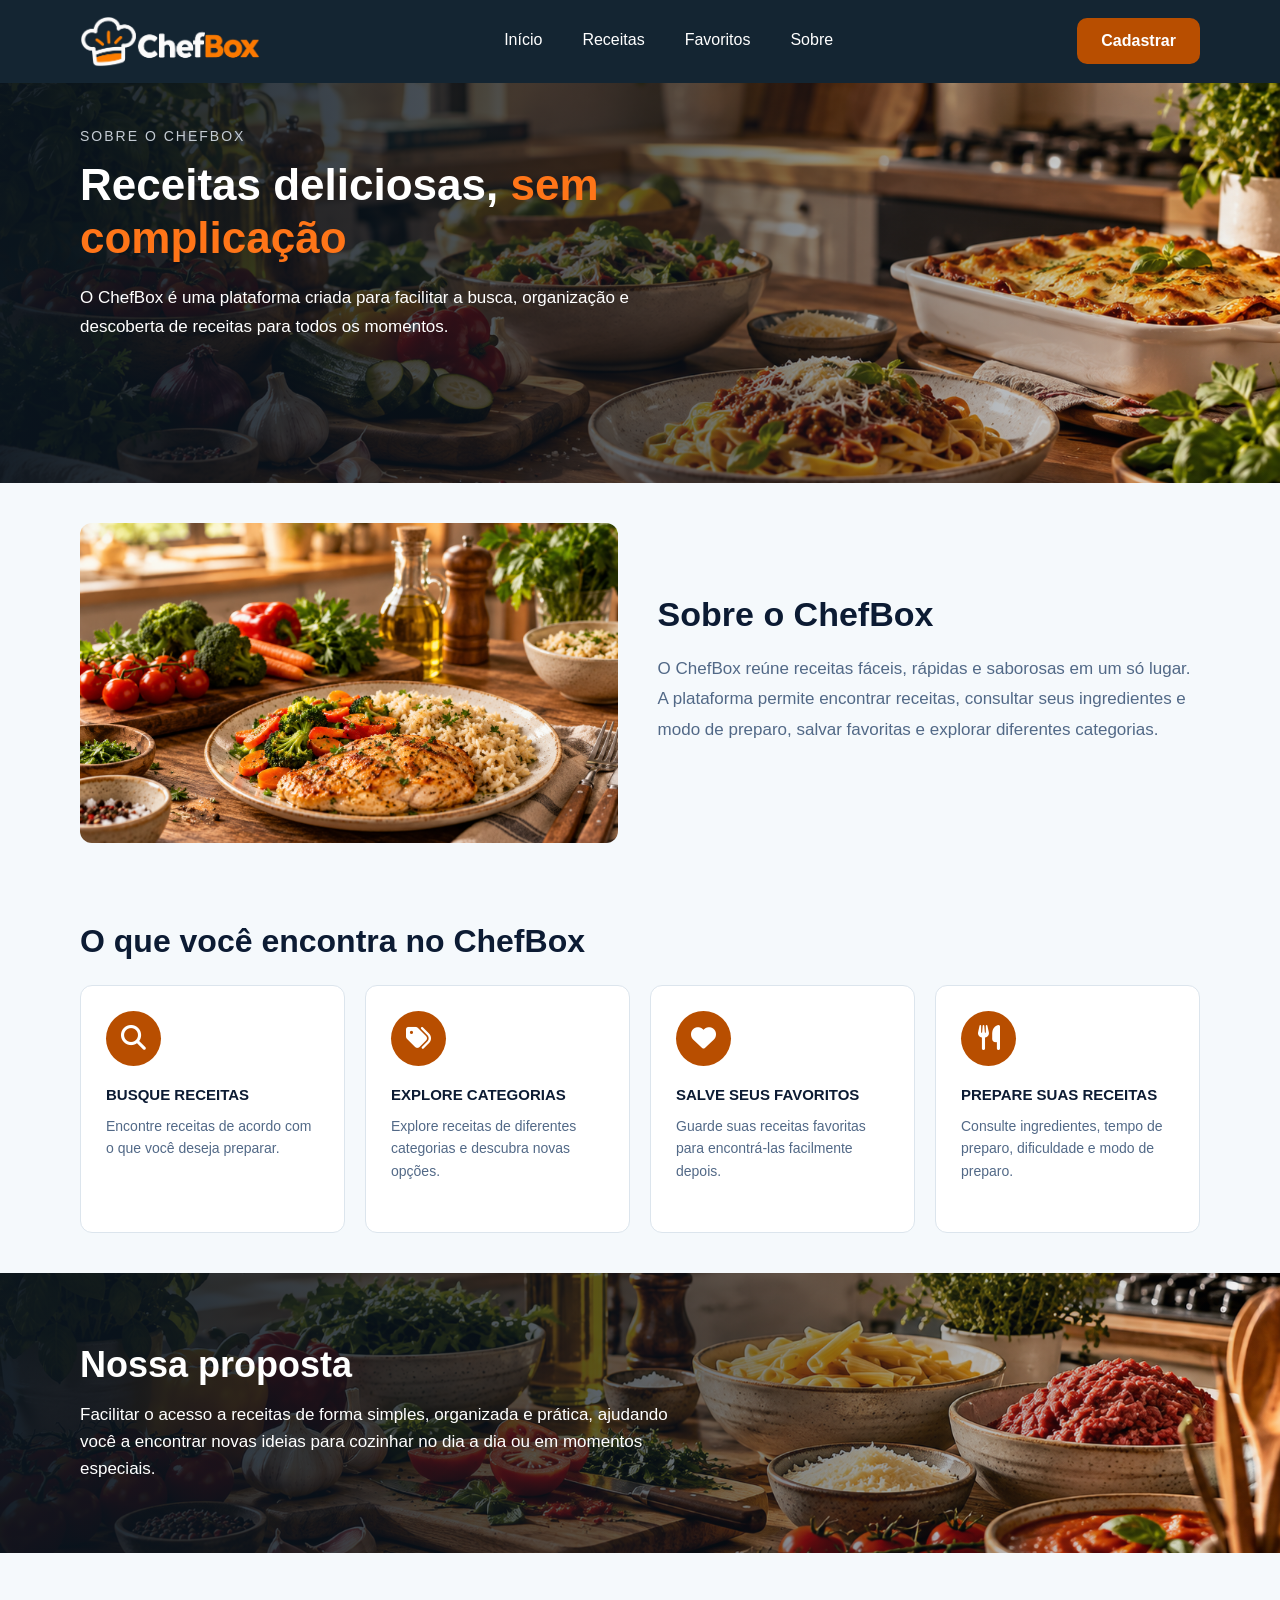
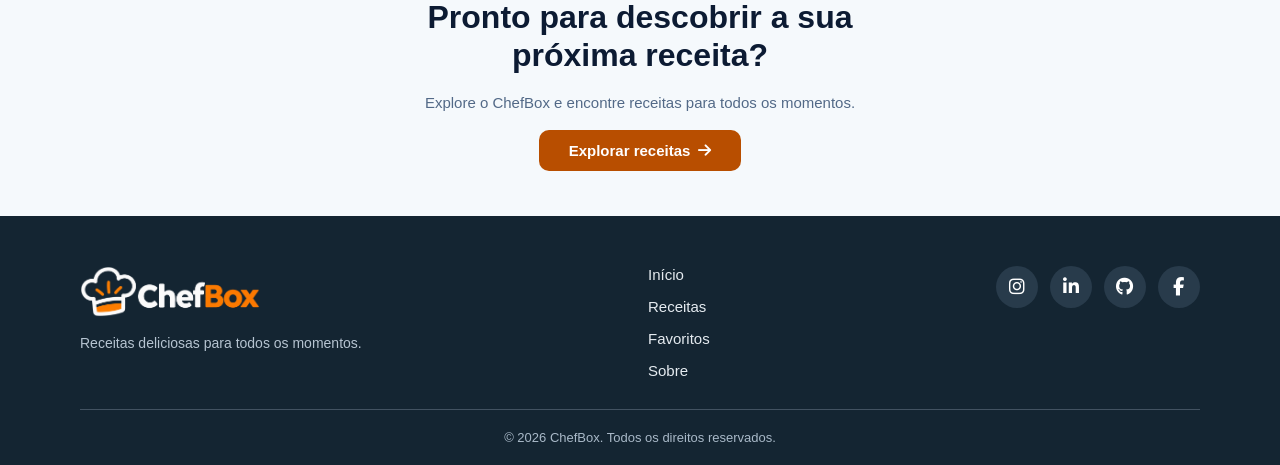
<file: pages/sobre.html>
<!DOCTYPE html>
<html lang="pt-BR">

<head>
    <meta charset="UTF-8">
    <meta name="viewport" content="width=device-width, initial-scale=1.0">
    <title>Sobre - ChefBox</title>

    <link rel="stylesheet" href="https://cdnjs.cloudflare.com/ajax/libs/font-awesome/6.7.2/css/all.min.css">

    <link rel="stylesheet" href="assets/css/style.css">

    <link rel="stylesheet" href="assets/css/sobre.css">
</head>

<body>
    <header class="cabecalho">
        <a href="../index.html" class="logo">
            <img src="assets/img/logo-chefbox-transparente.png" alt="Logo ChefBox">
        </a>

        <nav class="menu">
            <a href="../index.html">Início</a>
            <a href="receitas.html">Receitas</a>
            <a href="favoritos.html">Favoritos</a>
            <a href="sobre.html">Sobre</a>
        </nav>

        <a href="cadastrar_receita.html" class="cadastro-cabecalho">
            Cadastrar
        </a>
    </header>

    <main class="principal">
        <section class="secao-principal banner-sobre">

            <img src="assets/img/hero-sobre.png" alt="Prato de macarrão com tomates e manjericão"
                class="imagem-principal">

            <div class="gradiente-principal"></div>

            <div class="conteudo-principal">

                <p class="paragrafo-principal">SOBRE O CHEFBOX</p>

                <h1 class="titulo">
                    Receitas deliciosas, <span>sem complicação</span>
                </h1>

                <p class="descricao-principal">
                    O ChefBox é uma plataforma criada para facilitar a busca,
                    organização e descoberta de receitas para todos os momentos.
                </p>

            </div>

        </section>

        <section class="sobre-chefbox">
            <img src="assets/img/sobre-chefbox.png" alt="Frango grelhado servido em um prato">


            <div class="conteudo-sobre">
                <h2 class="subtitulo">Sobre o ChefBox</h2>

                <p class="descricao-principal">
                    O ChefBox reúne receitas fáceis, rápidas e saborosas em um só lugar. A plataforma permite encontrar
                    receitas, consultar seus ingredientes e modo de preparo, salvar favoritas e explorar diferentes
                    categorias.
                </p>
            </div>
        </section>

        <section class="recursos-chefbox">

            <h2 class="subtitulo">O que você encontra no ChefBox</h2>

            <div class="lista-recursos">

                <article class="card-encontra">
                    <i class="fa-solid fa-magnifying-glass"></i>
                    <h3>BUSQUE RECEITAS</h3>

                    <p class="descricao-principal">
                        Encontre receitas de acordo com o que você deseja preparar.
                    </p>
                </article>

                <article class="card-encontra">
                    <i class="fa-solid fa-tags"></i>
                    <h3>EXPLORE CATEGORIAS</h3>

                    <p class="descricao-principal">
                        Explore receitas de diferentes categorias e descubra novas opções.
                    </p>
                </article>

                <article class="card-encontra">
                    <i class="fa-solid fa-heart"></i>
                    <h3>SALVE SEUS FAVORITOS</h3>

                    <p class="descricao-principal">
                        Guarde suas receitas favoritas para encontrá-las facilmente depois.
                    </p>
                </article>

                <article class="card-encontra">
                    <i class="fa-solid fa-utensils"></i>
                    <h3>PREPARE SUAS RECEITAS</h3>

                    <p class="descricao-principal">
                        Consulte ingredientes, tempo de preparo, dificuldade e modo de preparo.
                    </p>
                </article>
            </div>
        </section>

        <section class="proposta">

            <img src="assets/img/nossa-proposta.png" alt="Ingredientes frescos, tomates e manjericão"
                class="imagem-principal">

            <div class="gradiente-principal"></div>

            <div class="conteudo-principal">
                <h2>Nossa proposta</h2>

                <p>
                    Facilitar o acesso a receitas de forma simples, organizada e prática,
                    ajudando você a encontrar novas ideias para cozinhar no dia a dia
                    ou em momentos especiais.
                </p>
            </div>

        </section>

        <section class="chamada-final">
            <h2>Pronto para descobrir a sua próxima receita?</h2>

            <p class="descricao-principal">
                Explore o ChefBox e encontre receitas para todos os momentos.
            </p>

            <a href="receitas.html" class="botao-explorar">Explorar receitas<i class="fa-solid fa-arrow-right"></i></a>
        </section>
    </main>

    <footer class="rodape">

        <div class="rodape-conteudo">

            <div class="rodape-logo">
                <a href="../index.html">
                    <img src="assets/img/logo-chefbox-transparente.png" alt="Logo ChefBox">
                </a>

                <p>
                    Receitas deliciosas para todos os momentos.
                </p>
            </div>

            <div class="rodape-links">
                <a href="../index.html">Início</a>
                <a href="receitas.html">Receitas</a>
                <a href="favoritos.html">Favoritos</a>
                <a href="sobre.html">Sobre</a>
            </div>
            <div class="redes-sociais">
                <a href="https://www.instagram.com/yago._teixeira/" target="_blank" rel="noopener noreferrer"
                    aria-label="Instagram">
                    <i class="fa-brands fa-instagram"></i>
                </a>

                <a href="https://www.linkedin.com/in/yago-teixeira-almeida-nascimento-851353353/" target="_blank"
                    rel="noopener noreferrer" aria-label="LinkedIn">
                    <i class="fa-brands fa-linkedin-in"></i>
                </a>

                <a href="https://github.com/Yago-dev-07" target="_blank" rel="noopener noreferrer" aria-label="GitHub">
                    <i class="fa-brands fa-github"></i>
                </a>

                <a href="https://www.facebook.com/yago.teixeiraalmeidanascimento/" target="_blank"
                    rel="noopener noreferrer" aria-label="Facebook">
                    <i class="fa-brands fa-facebook-f"></i>
                </a>
            </div>

        </div>

        <hr>

        <div class="rodape-final">
            <p>&copy; 2026 ChefBox. Todos os direitos reservados.</p>
        </div>

    </footer>

</body>

</html>
</file>
<file: pages/assets/css/style.css>
:root {
    --cor-primaria: #ff7518;
    --cor-fundo-escuro: #142532;
    --cor-texto: #0c1b33;
    --cor-texto-secundario: #526987;
    --cor-fundo: #f5f9fc;
    --cor-branca: #ffffff;
    --cor-botao: #b84e00;
    --cor-botao-hover: #9a3e00;
}

* {
    margin: 0;
    padding: 0;
    box-sizing: border-box;
}

body {
    font-family: Arial, Helvetica, sans-serif;
    background-color: var(--cor-fundo);
    color: var(--cor-texto);
}

a {
    text-decoration: none;
}

.cabecalho {
    display: flex;
    align-items: center;
    justify-content: space-between;
    padding: 16px 80px;
    background-color: var(--cor-fundo-escuro);
}

.logo img {
    width: 180px;
    display: block;
}

.menu {
    display: flex;
    align-items: center;
    gap: 40px;
}

.menu a {
    color: var(--cor-branca);
    font-size: 16px;
    padding: 12px 0;
    border-bottom: 3px solid transparent;
    transition: color 0.2s;
}

.menu a:hover {
    border-bottom-color: var(--cor-primaria);
}

.cadastro-cabecalho {
    background-color: var(--cor-botao);
    color: var(--cor-branca);
    padding: 14px 24px;
    border-radius: 10px;
    font-weight: 600;
    transition: background-color 0.2s ease;
}

.cadastro-cabecalho:hover {
    background-color: var(--cor-botao-hover);
}

.secao-principal {
    position: relative;
    padding: 50px 80px;
    min-height: 405px;
    overflow: hidden;
    color: white;
}

.imagem-principal {
    position: absolute;
    top: 0;
    left: 0;
    width: 100%;
    height: 100%;
    object-fit: cover;
    z-index: 0;
}

.gradiente-principal {
    position: absolute;
    top: 0;
    left: 0;
    width: 100%;
    height: 100%;
    background: linear-gradient(to right,rgba(10, 20, 30, 0.95),
        rgba(10, 20, 30, 0.65),
        transparent
 );
 z-index: 1;
}

.conteudo-principal {
    position: relative;
    z-index: 2;
}

.paragrafo-principal {
    font-size: 14px;
    letter-spacing: 2px;
    color: #c4cbd3;
    margin-bottom: 15px;
}

.titulo {
    font-size: 40px;
    font-weight: 700;
    line-height: 1.15;
    max-width: 650px;
    margin-bottom: 20px;
}

.titulo span {
    color: var(--cor-primaria);
}

.descricao-principal {
    font-size: 16px;
    line-height: 1.7;
    max-width: 550px;
    margin-bottom: 25px;
}

.form-pesquisa {
    display: flex;
    width: 690px;
    max-width: 100%;
    height: 55px;
    background-color: white;
    border-radius: 30px;
    overflow: hidden;
}

.rotulo-pesquisa-destaque {
    display: inline-block;
    margin-bottom: 15px;
    padding: 10px 15px;
    background-color: rgba(255, 255, 255, 0.12);
    border-left: 3px solid #ff9c58;
    border-radius: 5px;
    color: white;
    font-size: 14px;
    font-weight: 600;
    letter-spacing: 0.3px;
    cursor: pointer;
}

.rotulo-acessivel {
    position: absolute;
    width: 1px;
    height: 1px;
    padding: 0;
    margin: -1px;
    overflow: hidden;
    clip-path: inset(50%);
    white-space: nowrap;
    border: 0;
}

.campo-pesquisa {
    display: flex;
    align-items: center;
    flex: 1;
    min-width: 0;
    gap: 15px;
    padding: 0 25px;
}

.campo-pesquisa:focus-within {
    box-shadow: inset 0 0 0 3px #1d4ed8;
    border-radius: 30px;
}

.campo-pesquisa i {
    color: #526987;
    font-size: 18px;
}

.pesquisa-receita {
    flex: 1;
    min-width: 0;
    border: none;
    outline: none;
    font-size: 15px;
    background: transparent;
}

a:focus-visible,
button:focus-visible,
input:focus-visible,
select:focus-visible,
textarea:focus-visible {
    outline: 3px solid #1d4ed8;
    outline-offset: 3px;
}

.campo-pesquisa .pesquisa-receita:focus-visible {
    outline: none;
}

.form-pesquisa .botao-receitas:focus-visible {
    outline: 3px solid white;
    outline-offset: -4px;
}

.cabecalho a:focus-visible,
.rodape a:focus-visible {
    outline-color: #ffffff;
}

.botao-receitas {
    background-color: var(--cor-botao);
    color: white;
    border: none;
    padding: 0 35px;
    font-size: 16px;
    font-weight: 600;
    cursor: pointer;
    transition: background-color 0.2s ease;
}

.botao-receitas:hover {
    background-color: var(--cor-botao-hover);
}

.receitas-destaque {
    display: grid;
    grid-template-columns: 1fr auto;
    align-items: center;
    gap: 30px;
    padding: 40px 80px 25px;
    background-color: var(--cor-fundo);
}


.receitas-destaque h2 {
    font-size: 30px;
    font-weight: 700;
    color: var(--cor-texto);
}

.lista-receitas {
    grid-column: 1 / -1;
    display: grid;
    grid-template-columns: repeat(5, minmax(0, 1fr));
    gap: 20px;
}

.card-receita {
    position: relative;
    background-color: white;
    border: 1px solid #e2e8f0;
    border-radius: 12px;
    overflow: hidden;
    box-shadow: 0 4px 12px rgba(0, 0, 0, 0.05);
}

.link-receita {
    display: flex;
    flex-direction: column;
    height: 100%;
    color: inherit;
}

.card-receita img {
    width: 100%;
    height: 165px;
    object-fit: cover;
    display: block;
}

.botao-favorito {
    position: absolute;
    top: 12px;
    right: 12px;
    z-index: 1;
    background: transparent;
    border: none;
    color: white;
    font-size: 24px;
    cursor: pointer;
    text-shadow: 0 2px 5px rgba(0, 0, 0, 0.6);
}

.botao-favorito .fa-solid {
    color: #ef4444;
}

.categoria-receita {
    align-self: flex-start;
    background-color: #ffe8d6;
    color: #d94e00;
    font-size: 13px;
    font-weight: 500;
    padding: 5px 10px;
    border-radius: 20px;
    margin: 15px 16px 8px
}

.card-receita h3 {
    min-height: 48px;
    margin-bottom: 15px;
    font-size: 17px;
    font-weight: 700;
    line-height: 1.4;
    color: var(--cor-texto);
    margin: 0 16px 15px;
}

.info-destaque {
    display: flex;
    align-items: center;
    justify-content: space-between;
    flex-wrap: wrap;
    gap: 10px;
    padding: 12px;
}

.info-destaque span {
    display: flex;
    align-items: center;
    gap: 5px;
    font-size: 12px;
    color: var(--cor-texto-secundario);
    white-space: nowrap;
}

.info-destaque .fa-star {
    color: #f5a623;
}

.card-receita {
    transition: transform 0.3s, box-shadow 0.3s;
}

.card-receita:hover {
    transform: translateY(-5px);
    box-shadow: 0 8px 20px rgba(0, 0, 0, 0.12);
}

.link-receita:focus-visible {
    outline: 3px solid var(--cor-primaria);
    outline-offset: -3px;
}

.categorias {
    display: flex;
    flex-direction: column;
    align-items: stretch;
    gap: 25px;
    margin: 0 80px 40px;
    padding: 30px;
    background-color: white;
    border: 1px solid #e2e8f0;
    border-radius: 12px;
}

.cabecalho-categorias {
    display: flex;
    align-items: center;
    gap: 15px;
    margin-bottom: 0;
    flex-shrink: 0;
}

.cabecalho-categorias > i {
    display: flex;
    align-items: center;
    justify-content: center;
    width: 38px;
    background-color: transparent;
    color: var(--cor-texto);
    font-size: 30px;
}

.cabecalho-categorias h2 {
    font-size: 24px;
    color: var(--cor-texto);
    margin-bottom: 5px;
}

.descricao-categorias {
    font-size: 14px;
    color: var(--cor-texto-secundario);
}

.lista-categorias {
    display: grid;
    grid-template-columns: repeat(6, minmax(0, 1fr));
    gap: 12px;
    width: 100%;
}

.lista-categorias a {
    display: flex;
    align-items: center;
    justify-content: center;
    gap: 10px;
    min-height: 58px;
    padding: 12px;
    border: 1px solid #dce4ed;
    border-radius: 12px;
    font-size: 14px;
    font-weight: 500;
    text-align: center;
    transition: transform 0.2s, filter 0.2s;
}

.lista-categorias a:hover {
    filter: brightness(0.95);
    transform: translateY(-3px);
}

.lista-categorias a:focus-visible {
    outline: 3px solid #1d4ed8;
    outline-offset: 3px;
}

.rodape a:focus-visible {
    outline: 3px solid white;
    outline-offset: 3px;
}

.lista-categorias a i {
    color: inherit;
}

.lista-categorias a.categoria-todas {
    background-color: #f1f5f9;
    color: #334155;
}

.lista-categorias a.categoria-massas {
    background-color: #fef3c7;
    color: #92400e;
}

.lista-categorias a.categoria-carnes {
    background-color: #fee2e2;
    color: #991b1b;
}

.lista-categorias a.categoria-vegetarianas {
    background-color: #dcfce7;
    color: #166534;
}

.lista-categorias a.categoria-sopas {
    background-color: #ffedd5;
    color: #9a3412;
}

.lista-categorias a.categoria-sobremesas {
    background-color: #fce7f3;
    color: #9d174d;
}

.lista-categorias a.categoria-lanches {
    background-color: #ede9fe;
    color: #5b21b6;
}

.lista-categorias a.categoria-frutos-mar {
    background-color: #dbeafe;
    color: #1e40af;
}

.lista-categorias a.categoria-saladas {
    background-color: #ccfbf1;
    color: #115e59;
}

.lista-categorias a.categoria-cafe-manha {
    background-color: #fef9c3;
    color: #854d0e;
}

.lista-categorias a.categoria-outras {
    background-color: #e2e8f0;
    color: #334155;
}

.rodape {
    background-color: var(--cor-fundo-escuro);
    color: white;
    padding: 50px 80px 20px;
}

.rodape-conteudo {
    display: flex;
    justify-content: space-between;
    align-items: flex-start;
    gap: 40px;
    padding-bottom: 30px;
}

.rodape-logo {
    max-width: 300px;
}

.rodape-logo img {
    width: 180px;
    display: block;
    margin-bottom: 15px;
}

.rodape-logo p {
    color: #b6c4d1;
    font-size: 14px;
    line-height: 1.6;
}

.rodape-links {
    display: flex;
    flex-direction: column;
    gap: 15px;
}

.rodape-links a {
    color: #e5ebf0;
    font-size: 15px;
    transition: color 0.2s;
}

.rodape-links a:hover {
    color: var(--cor-primaria);
}

.redes-sociais {
    display: flex;
    align-items: center;
    gap: 12px;
}

.redes-sociais a {
    display: flex;
    align-items: center;
    justify-content: center;
    width: 42px;
    height: 42px;
    background-color: #283b4b;
    color: white;
    border-radius: 50%;
    font-size: 18px;
    transition: background-color 0.3s, transform 0.3s;
}

.redes-sociais a:hover {
    background-color: var(--cor-primaria);
    transform: translateY(-3px);
}

.rodape hr {
    border: none;
    border-top: 1px solid #425261;
}

.rodape-final {
    padding-top: 20px;
    text-align: center;
}

.rodape-final p {
    color: #a9b9c8;
    font-size: 13px;
}

.categoria-receita[data-categoria="massas"] {
    background-color: #fef3c7;
    color: #92400e;
}

.categoria-receita[data-categoria="carnes"] {
    background-color: #fee2e2;
    color: #991b1b;
}

.categoria-receita[data-categoria="vegetarianas"] {
    background-color: #dcfce7;
    color: #166534;
}

.categoria-receita[data-categoria="sopas"] {
    background-color: #ffedd5;
    color: #9a3412;
}

.categoria-receita[data-categoria="sobremesas"] {
    background-color: #fce7f3;
    color: #9d174d;
}

.categoria-receita[data-categoria="lanches"] {
    background-color: #ede9fe;
    color: #5b21b6;
}

.categoria-receita[data-categoria="frutos do mar"] {
    background-color: #dbeafe;
    color: #1e40af;
}

.categoria-receita[data-categoria="saladas"] {
    background-color: #ccfbf1;
    color: #115e59;
}

.categoria-receita[data-categoria="café da manhã"] {
    background-color: #fef9c3;
    color: #854d0e;
}

.categoria-receita[data-categoria="outras"] {
    background-color: #e2e8f0;
    color: #334155;
}

@media (max-width: 1250px) {
    .cabecalho {
        padding: 16px 30px;
        flex-wrap: wrap;
        gap: 20px;
    }

    .card-receita h3 {
    font-size: 16px;
    line-height: 1.4;
    }
    
    .logo img {
        width: 150px;
    }

    .menu {
        order: 0;
        width: auto;
        gap: 20px;
    }

    .menu a {
        font-size: 14px;
    }

    .cadastro-cabecalho {
        padding: 12px 18px;
        white-space: nowrap;
    }

    .secao-principal {
        padding: 45px 30px;
    }

    .titulo {
        font-size: 36px;
    }

    .descricao-principal {
        max-width: 500px;
    }

    .receitas-destaque {
        padding: 50px 30px;
    }
    
    .lista-receitas {
        grid-template-columns: repeat(3, minmax(0, 1fr));
    }

    .categorias {
        margin: 0 30px 50px;
    }

    .lista-categorias {
        grid-template-columns: repeat(4, minmax(0, 1fr));
    }

    .rodape {
        padding: 40px 30px 20px;
    }

    .rodape-conteudo {
        flex-wrap: wrap;
        gap: 35px;
    }
}

@media (max-width: 700px) {
    .card-receita h3 {
        font-size: 15px;
    }

    .cabecalho {
        padding: 15px 20px;
        flex-wrap: wrap;
        justify-content: space-between;
        gap: 15px;
    }

    .logo img {
        width: 140px;
    }

    .menu {
        order: 3;
        width: 100%;
        justify-content: center;
        gap: 20px;
        flex-wrap: wrap;
    }

    .menu a {
        font-size: 14px;
    }

    .cadastro-cabecalho {
        padding: 12px 18px;
        font-size: 14px; 
    }

    .secao-principal {
        padding: 50px 20px;
        min-height: 0;
    }

    .titulo {
        font-size: 30px;
        max-width: 100%;
    }

    .paragrafo-principal {
        font-size: 12px;
        letter-spacing: 1px;
    }

    .descricao-principal {
        font-size: 14px;
        max-width: 100%;
    }

    .form-pesquisa {
        width: 100%;
    }

    .campo-pesquisa {
        padding: 0 15px;
        gap: 10px;
    }

    .botao-receitas {
        padding: 0 20px;
        font-size: 14px;
    }

    .gradiente-principal {
        background: linear-gradient(
            to right,rgba(10, 20, 30, 0.95),
            rgba(10, 20, 30, 0.75));
    }

    .receitas-destaque {
        padding: 40px 20px;
        gap: 20px;
    }

    .receitas-destaque h2 {
        font-size: 24px;
    }

    .lista-receitas {
        grid-template-columns: repeat(2, minmax(0, 1fr));
        gap: 15px;
    }

    .categorias {
        margin: 0 20px 40px;
        padding: 20px;
    }

    .cabecalho-categorias h2 {
        font-size: 21px;
    }

    .lista-categorias {
        grid-template-columns: repeat(2, minmax(0, 1fr));
        gap: 10px;
    }

    .lista-categorias a {
        padding: 12px 15px;
        font-size: 13px;
    }

    .rodape {
        padding: 35px 20px 20px;
    }

    .rodape-conteudo {
        flex-direction: column;
        gap: 30px;
    }

    .rodape-logo {
        max-width: 100%;
    }

    .rodape-links {
        gap: 12px;
    }

    .redes-sociais {
        flex-wrap: wrap;
    }
}

@media (max-width: 480px) {
    .card-receita h3 {
        font-size: 17px;
    }

    .form-pesquisa {
        flex-direction: column;
        height: auto;
        background-color: transparent;
        border-radius: 0;
        overflow: visible;
        gap: 10px;
    }

    .campo-pesquisa {
        min-height: 50px;
        background-color: white;
        border-radius: 30px;
    }

    .botao-receitas {
        min-height: 50px;
        border-radius: 30px;
    }

    .lista-receitas {
        grid-template-columns: 1fr;
    }

    .receitas-destaque {
        grid-template-columns: 1fr;
    }

    .lista-categorias {
        width: 100%;
    }

    .lista-categorias a {
        flex: 1;
    }

    .rotulo-pesquisa-destaque {
        font-size: 13px;
        padding: 10px 12px;
        line-height: 1.5;
    }
}
</file>
<file: pages/assets/css/cadastrar_receita.css>
.banner-cadastro {
    min-height: 180px;
    height: auto;
    padding: 25px 80px;
}

.banner-cadastro .gradiente-principal {
    background: linear-gradient(
        90deg,
        rgba(255, 255, 255, 0.98) 0%,
        rgba(255, 255, 255, 0.9) 35%,
        rgba(255, 255, 255, 0.5) 60%,
        rgba(255, 255, 255, 0) 85%
    );
}

.banner-cadastro .paragrafo-principal {
    margin-bottom: 10px;
    color: #506b91;
}

.banner-cadastro .titulo {
    font-size: 36px;
    margin-bottom: 8px;
    color: var(--cor-texto);
}

.banner-cadastro .descricao-principal {
    max-width: 580px;
    font-size: 16px;
    line-height: 1.5;
    margin-bottom: 0;
    color: #334b6e;
}

.voltar-cabecalho {
    display: flex;
    align-items: center;
    gap: 10px;
    transition: color 0.2s;
}

.voltar-cabecalho:hover {
    color: var(--cor-primaria);
}

.secao-cadastro {
    padding: 30px 80px;
}

.cadastro-receita {
    min-width: 0;
    max-width: 100%;
    display: flex;
    flex-direction: column;
    gap: 25px;
    padding: 25px;
    background-color: white;
    border: 1px solid #dce5ed;
    border-radius: 12px;
}

.linha-principal-cadastro, .linha-preparo-cadastro {
    display: grid;
    grid-template-columns: repeat(2, minmax(0, 1fr));
    gap: 25px;
    min-width: 0;
    width: 100%;
}

.grupo-dados-cadastro {
    display: flex;
    flex-direction: column;
    gap: 20px;
}

.linha-informacoes-cadastro {
    display: grid;
    grid-template-columns: repeat(4, minmax(0, 1fr));
    gap: 25px;
    min-width: 0;
    width: 100%;
}

.campo-cadastro {
    display: flex;
    flex-direction: column;
    gap: 10px;
    min-width: 0;
    position: relative;
}

.campo-cadastro label, .titulo-campo {
    display: flex;
    align-items: center;
    gap: 10px;
    font-size: 14px;
    font-weight: 600;
    color: var(--cor-texto);
}

.campo-cadastro label i, .titulo-campo i {
    font-size: 20px;
}

.campo-cadastro input, .campo-cadastro textarea, .campo-cadastro select {
    width: 100%;
    padding: 12px 15px;
    border: 1px solid #dce5ed;
    border-radius: 8px;
    background-color: white;
    color: var(--cor-texto);
    font-family: inherit;
    font-size: 14px;
}

.entrada-cadastro, .campo-cadastro select {
    height: 42px;
}

.campo-cadastro textarea {
    min-height: 100px;
    resize: vertical;
}

.linha-preparo-cadastro textarea {
    min-height: 130px;
}

.campo-cadastro input::placeholder, .campo-cadastro textarea::placeholder {
    color: #8ba0bc;
}

.campo-cadastro input:focus,
.campo-cadastro textarea:focus,
.campo-cadastro select:focus {
    outline: 3px solid #1d4ed8;
    outline-offset: 2px;
}

.campo-cadastro select {
    cursor: pointer;
}

.area-upload {
    display: flex;
    flex-direction: column;
    align-items: center;
    justify-content: center;
    gap: 8px;
    min-height: 180px;
    padding: 20px;
    border: 2px dashed #b8c8d9;
    border-radius: 10px;
    background-color: #f8fafc;
    text-align: center;
    cursor: pointer;
}

.area-upload > i {
    font-size: 35px;
    color: var(--cor-texto-secundario);
}

.area-upload span {
    font-size: 14px;
    font-weight: 600;
    color: var(--cor-texto);
}

.area-upload small {
    font-size: 12px;
    font-weight: 400;
    color: var(--cor-texto-secundario);
}

.input-arquivo {
    position: absolute;
    width: 1px;
    height: 1px;
    padding: 0;
    margin: -1px;
    overflow: hidden;
    clip-path: inset(50%);
    white-space: nowrap;
    left: 0;
}

.area-upload:hover {
    border-color: var(--cor-primaria);
    background-color: #fff5ed;
}

.campo-cadastro:focus-within .area-upload {
    outline: 3px solid #1d4ed8;
    outline-offset: 2px;
}

.campo-cadastro select:invalid {
    color: #8ba0bc;
}

.campo-cadastro select option {
    color: var(--cor-texto);
}

.acoes-cadastro {
    display: flex;
    align-items: center;
    gap: 20px;
}

.acoes-cadastro button {
    display: flex;
    align-items: center;
    justify-content: center;
    gap: 10px;
    padding: 12px 25px;
    border: 1px solid transparent;
    border-radius: 8px;
    font-family: inherit;
    font-size: 14px;
    font-weight: 600;
    cursor: pointer;
    transition: background-color 0.2s, border-color 0.2s;
}

.botao-cadastrar {
    background-color: var(--cor-botao);
    color: white;
}

.botao-cadastrar:hover {
    background-color: var(--cor-botao-hover);
}

.botao-cancelar {
    background-color: #f1f5f9;
    color: #334155;
    border-color: #cbd5e1;
}

.botao-cancelar:hover {
    background-color: #e2e8f0;
}

.acoes-cadastro button:focus-visible {
    outline: 3px solid #1d4ed8;
    outline-offset: 3px;
}

.campo-cadastro input.campo-invalido,
.campo-cadastro textarea.campo-invalido,
.campo-cadastro select.campo-invalido {
    border: 2px solid #dc3545;
}

.campo-cadastro .area-upload.campo-invalido {
    border-color: #dc3545;
}

.icone-erro {
    position: absolute;
    right: 15px;
    top: 45px;
    color: #dc3545;
    font-size: 16px;
    pointer-events: none;
}

#mensagem-cadastro {
    font-size: 14px;
    font-weight: 500;
}

#mensagem-cadastro i {
    margin-right: 5px;
}

.mensagem-erro {
    color: #dc3545;
}

.mensagem-sucesso {
    color: #198754;
}

#mensagem-imagem {
    color: #dc3545;
    font-size: 13px;
    font-weight: 500;
}

#mensagem-imagem i {
    margin-right: 5px;
}

.imagem-atual {
    margin-top:  15px;
}

.imagem-atual p {
    font-size: 14px;
    font-weight: 600;
    margin-bottom: 10px;
}

.imagem-atual img {
    width: 100%;
    max-width: 250px;
    height: 160px;
    object-fit: cover;
    border-radius: 12px;
}

.area-upload.com-imagem > i,
.area-upload.com-imagem > span,
.area-upload.com-imagem > small {
    display: none;
}

.area-upload .imagem-atual {
    display: flex;
    align-items: center;
    gap: 15px;
    width: 100%;
    margin: 0;
    text-align: left;
}

.area-upload .imagem-atual[hidden] {
    display: none;
}

.area-upload .imagem-atual img {
    width: 85px;
    height: 85px;
    object-fit: cover;
    border-radius: 8px;
    flex-shrink: 0;
}

.area-upload .informacoes-imagem {
    flex: 1;
    min-width: 0;
}

.area-upload .informacoes-imagem span {
    display: block;
    font-size: 14px;
    font-weight: 600;
    color: var(--cor-texto);
    overflow-wrap: anywhere;
}

.area-upload .informacoes-imagem small {
    display: block;
    margin-top: 6px;
    font-size: 12px;
    color: var(--cor-texto-secundario);
}

@media (max-width: 1250px) {
    .banner-cadastro {
        padding: 30px 40px;
    }

    .banner-cadastro .gradiente-principal {
        background: linear-gradient(
            90deg,
            rgba(255, 255, 255, 0.98) 0%,
            rgba(255, 255, 255, 0.95) 40%,
            rgba(255, 255, 255, 0.8) 70%,
            rgba(255, 255, 255, 0.25) 100%
        );
    }

    .secao-cadastro {
        padding: 30px 40px;
    }

    .linha-informacoes-cadastro {
        grid-template-columns: repeat(2, minmax(0, 1fr));
        gap: 20px;
    }
}

@media (max-width: 700px) {
    .banner-cadastro {
        min-height: 0;
        height: auto;
        padding: 30px 20px;
    }

    .banner-cadastro .gradiente-principal {
    background: linear-gradient(
        90deg,
        rgba(255, 255, 255, 0.98) 0%,
        rgba(255, 255, 255, 0.9) 60%,
        rgba(255, 255, 255, 0.6) 100%
    );
}

    .banner-cadastro .titulo {
        font-size: 28px;
        line-height: 1.2;
    }

    .banner-cadastro .descricao-principal {
        max-width: 100%;
        font-size: 14px;
        line-height: 1.6;
    }

    .secao-cadastro {
        padding: 25px 20px;
    }

    .cadastro-receita {
        padding: 20px;
        gap: 20px;
    }

    .linha-principal-cadastro, .linha-preparo-cadastro {
        grid-template-columns: 1fr;
        gap: 20px;
    } 

    .linha-informacoes-cadastro {
        grid-template-columns: repeat(2, minmax(0, 1fr));
        gap: 20px;
    }
    
}

@media (max-width: 480px) {
    .banner-cadastro {
        padding: 30px 15px;
    }

    .banner-cadastro .titulo {
        font-size: 24px;
    }

    .secao-cadastro {
        padding: 20px 15px;
    }

    .cadastro-receita {
        padding: 15px;
    }

    .linha-informacoes-cadastro {
        grid-template-columns: 1fr;
        gap: 20px;
    }

    .acoes-cadastro {
        flex-direction: column;
        gap: 12px;
    }

    .acoes-cadastro button {
        width: 100%;
    }
}
</file>
<file: pages/assets/css/favoritos.css>
.banner-favoritos {
    min-height: 250px;
    padding: 35px 80px;
}

.banner-favoritos .titulo {
    font-size: 36px;
    margin-bottom: 10px;
}

.banner-favoritos .descricao-principal {
    font-size: 16px;
    margin-bottom: 20px;
}

.banner-favoritos .form-pesquisa {
    max-width: 650px;
}

.receitas-favoritas {
    padding: 30px 80px;
}

.receitas-favoritas h2 {
    font-size: 28px;
    color: var(--cor-texto);
    margin-bottom: 20px;
}

.receitas-favoritas .lista-receitas {
    display: grid;
    grid-template-columns: repeat(5, minmax(0, 1fr));
    gap: 18px;
}

.receitas-favoritas .link-receita {
    position: relative;
}

.receitas-favoritas .icone-favorito {
    position: absolute;
    top: 12px;
    right: 12px;
    z-index: 1;
    background: transparent;
    border: none;
    color: #ef4444;
    font-size: 24px;
    cursor: pointer;
    text-shadow: 0 2px 5px rgba(0, 0, 0, 0.6);
}

.receitas-favoritas .card-receita img {
    width: 100%;
    height: 155px;
    object-fit: cover;
}

.receitas-favoritas .card-receita {
    min-width: 0;
    position: relative;
}

.receitas-favoritas .card-receita h3 {
    font-size: 15px;
    line-height: 1.4;
    margin-bottom: 15px;
}

.receitas-favoritas .categoria-receita {
    font-size: 12px;
}

.receitas-favoritas .info-destaque {
    font-size: 12px;
}

.mensagem-sem-favoritos {
    grid-column: 1 / -1;
    text-align: center;
    padding: 50px 20px;
    font-size: 17px;
    color: var(--cor-texto-secundario);
}

@media (max-width: 1250px) {
    .banner-favoritos {
        padding: 30px;
    }

    .receitas-favoritas {
        padding: 30px;
    }

    .receitas-favoritas .lista-receitas {
        grid-template-columns: repeat(3, minmax(0, 1fr));
    }
}

@media (max-width: 700px) {
    .banner-favoritos {
        padding: 30px 20px;
    }

    .banner-favoritos .titulo {
        font-size: 28px;
    }

    .receitas-favoritas {
        padding: 25px 20px;
    }

    .receitas-favoritas .lista-receitas {
        grid-template-columns: repeat(2, minmax(0, 1fr));
        gap: 15px;
    }
}

@media (max-width: 480px) {
    .banner-favoritos {
        min-height: 0;
    }

    .banner-favoritos .titulo {
        font-size: 26px;
    }

    .banner-favoritos .descricao-principal {
        font-size: 14px;
    }

    .receitas-favoritas .lista-receitas {
        grid-template-columns: 1fr;
    }

    .receitas-favoritas h2 {
        font-size: 24px;
    }

    .receitas-favoritas .card-receita img {
        height: 200px;
    }
}
</file>
<file: pages/assets/css/receita.css>
.detalhes-receita {
    max-width: 1400px;
    margin: 0 auto;
    padding: 35px 80px 60px;
}

.voltar-receitas {
    display: inline-flex;
    align-items: center;
    gap: 10px;
    color: var(--cor-texto-secundario);
    font-size: 15px;
    margin-bottom: 30px;
    transition: color 0.2s;
}

.voltar-receitas:hover {
    color: var(--cor-botao);
}

.apresentacao-receita {
    display: grid;
    grid-template-columns: 1fr 1fr;
    gap: 35px;
    align-items: center;
    margin-bottom: 40px;
}

.imagem-receita {
    width: 100%;
    height: 380px;
    object-fit: cover;
    border-radius: 15px;
}

.conteudo-receita {
    display: flex;
    flex-direction: column;
    align-items: flex-start;
    gap: 20px;
    margin: 0;
}

.conteudo-receita h1 {
    font-size: 38px;
    color: var(--cor-texto);
}

.descricao-receita {
    font-size: 16px;
    line-height: 1.7;
    color: var(--cor-texto-secundario);
}

.informacoes-receita {
    display: flex;
    align-items: center;
    flex-wrap: wrap;
    gap: 25px;
}

.informacoes-receita span {
    display: flex;
    align-items: center;
    gap: 8px;
    color: var(--cor-texto-secundario);
    font-size: 16px;
}

.informacoes-receita i {
    font-size: 20px;
}

.categoria-receita {
    margin: 0;
}

.acoes-receita {
    display: flex;
    align-items: center;
    flex-wrap: wrap;
    gap: 12px;
}

.botao-favoritar {
    display: flex;
    align-items: center;
    justify-content: center;
    gap: 12px;
    background-color: var(--cor-botao);
    color: white;
    border: none;
    border-radius: 12px;
    padding: 15px 35px;
    font-size: 16px;
    cursor: pointer;
    transition: background-color 0.2s;
}

.botao-favoritar:hover {
    background-color: var(--cor-botao-hover);
}

.botao-favoritar:has(.fa-solid) {
    background-color: #dc3545;
}

.botao-favoritar:has(.fa-solid):hover {
    background-color: #b91c1c;
}

.botao-editar,
.botao-excluir {
    display: inline-flex;
    align-items: center;
    justify-content: center;
    gap: 10px;
    padding: 14px 24px;
    border: 1px solid;
    border-radius: 10px;
    background-color: transparent;
    font-size: 16px;
    font-weight: 600;
    cursor: pointer;
    transition: 0.3s;
}

.botao-editar {
    color: #3064bb;
    border-color: #3064bb;
}

.botao-editar:hover {
    background-color: #3064bb;
    color: white;
}

.botao-excluir {
    color: #dc3545;
    border-color: #dc3545;
}

.botao-excluir:hover {
    background-color: #dc3545;
    color: white;
}

.preparo-receita {
    display: grid;
    grid-template-columns: 1fr 1.25fr;
    gap: 20px;
    margin-bottom: 30px;
}

.card-ingredientes, .card-preparo, .nutricao-receita {
    background-color: white;
    border: 1px solid #e2e8f0;
    border-radius: 12px;
    padding: 25px;
    box-shadow: 0 4px 12px rgba(12, 27, 51, 0.04);
}

.card-ingredientes h2, .card-preparo h2, .nutricao-receita h2 {
    display: flex;
    align-items: center;
    gap: 15px;
    font-size: 24px;
    color: var(--cor-texto);
    margin-bottom: 30px;
}

.card-ingredientes h2 i, .card-preparo h2 i, .nutricao-receita h2 i {
    font-size: 28px;
}

.card-ingredientes label {
    display: flex;
    align-items: center;
    gap: 20px;
    margin-bottom: 18px;
    font-size: 16px;
    color: var(--cor-texto);
    cursor: pointer;
}

.card-ingredientes input {
    width: 22px;
    height: 22px;
    accent-color: var(--cor-botao);
    cursor: pointer;
}

.lista-preparo {
    list-style: none;
    counter-reset: etapa;
}

.lista-preparo li {
    display: flex;
    align-items: center;
    gap: 20px;
    margin-bottom: 25px;
    font-size: 16px;
    line-height: 1.6;
    color: var(--cor-texto);
    counter-increment: etapa;
}

.lista-preparo li::before {
    content: counter(etapa);
    display: flex;
    align-items: center;
    justify-content: center;
    flex-shrink: 0;
    width: 38px;
    height: 38px;
    background-color: var(--cor-botao);
    color: white;
    border-radius: 50%;
    font-size: 16px;
    font-weight: 600;
}

.lista-informacoes {
    display: grid;
    grid-template-columns: repeat(3, 1fr);
    gap: 25px;
}

.detalhes-info {
    display: flex;
    align-items: center;
    gap: 20px;
}

.detalhes-info i {
    font-size: 30px;
    color: var(--cor-texto);
}

.detalhes-info p {
    font-size: 15px;
    color: var(--cor-texto-secundario);
    margin-bottom: 8px;
}

.detalhes-info strong {
    font-size: 17px;
    color: var(--cor-texto);
}

.com-divisor {
    border-left: 1px solid #dce5ee;
    padding-left: 35px;
}

.receita-nao-encontrada {
    display: flex;
    flex-direction: column;
    align-items: center;
    justify-content: center;
    text-align: center;
    gap: 20px;
    min-height: 450px;
}

.receita-nao-encontrada > i {
    font-size: 65px;
    color: var(--cor-primaria);
}

.receita-nao-encontrada h1 {
    font-size: 32px;
    color: var(--cor-texto);
}

.receita-nao-encontrada p {
    font-size: 16px;
    color: var(--cor-texto-secundario);
    line-height: 1.6;
}

.voltar-listagem {
    display: inline-flex;
    align-items: center;
    gap: 10px;
    background-color: var(--cor-botao);
    color: white;
    padding: 14px 25px;
    border-radius: 10px;
    font-size: 16px;
    font-weight: 600;
    transition: background-color 0.2s;
}

.voltar-listagem:hover {
    background-color: var(--cor-botao-hover);
}

.fundo-modal {
    position: fixed;
    inset: 0;
    background-color: rgba(0, 0, 0, 0.65);
    display: flex;
    justify-content: center;
    align-items: center;
    padding: 20px;
    z-index: 1000;
}

.fundo-modal[hidden] {
    display: none;
}

.modal-exclusao {
    background-color: #ffffff;
    width: 100%;
    max-width: 450px;
    padding: 35px;
    border-radius: 16px;
    text-align: center;
    box-shadow: 0 10px 35px rgba(0, 0, 0, 0.2);
}

.icone-modal {
    width: 65px;
    height: 65px;
    margin: 0 auto 20px;
    border-radius: 50%;
    background-color: #fee2e2;
    color: #dc2626;
    display: flex;
    justify-content: center;
    align-items: center;
    font-size: 28px;
}

.modal-exclusao h2 {
    font-size: 26px;
    margin-bottom: 12px;
    color: #222222;
}

.modal-exclusao p {
    font-size: 15px;
    line-height: 1.6;
    color: #666666;
    margin-bottom: 25px;
}

.acoes-modal {
    display: flex;
    gap: 12px;
}

.acoes-modal button {
    flex: 1;
    padding: 13px;
    border: none;
    border-radius: 8px;
    font-size: 14px;
    font-weight: 600;
    cursor: pointer;
    transition: 0.2s;
}

.botao-cancelar-exclusao {
    background-color: #eeeeee;
    color: #333333;
}

.botao-cancelar-exclusao:hover {
    background-color: #dddddd;
}

.botao-confirmar-exclusao {
    background-color: #dc2626;
    color: #ffffff;
}

.botao-confirmar-exclusao:hover {
    background-color: #b91c1c;
}

@media (max-width: 1100px) {
    .detalhes-receita {
        padding: 30px;
    }

    .apresentacao-receita {
        gap: 25px;
    }

    .conteudo-receita h1 {
        font-size: 30px;
    }

    .preparo-receita {
        grid-template-columns: 1fr 1.25fr;
    }

    .lista-informacoes {
        gap: 15px;
    }

    .detalhes-info {
        gap: 12px;
    }

    .com-divisor {
        padding-left: 15px;
    }
}

@media (max-width: 700px) {
    .detalhes-receita {
        padding: 25px 20px;
    }

    .apresentacao-receita {
        grid-template-columns: 1fr;
    }

    .imagem-receita {
        height: 300px;
    }

    .conteudo-receita h1 {
        font-size: 28px;
    }

    .preparo-receita {
        grid-template-columns: 1fr;
    }

    .card-ingredientes, .card-preparo, .nutricao-receita {
        padding: 20px;
    }

    .lista-informacoes {
        grid-template-columns: 1fr;
        gap: 20px;
    }

    .com-divisor {
        border-left: none;
        padding-left: 0;
    }
}

@media (max-width: 480px) {
    .imagem-receita {
        height: 230px;
    }

    .informacoes-receita {
        gap: 15px;
    }

    .card-ingredientes h2, .card-preparo h2, .nutricao-receita h2 {
        font-size: 20px;
    }

    .detalhes-info i {
        font-size: 25px;
    }

    .modal-exclusao {
        padding: 25px 20px;
    }

    .acoes-modal {
        flex-direction: column;
    }
}
</file>
<file: pages/assets/css/receitas.css>
.secao-intro {
    position: relative;
    padding: 30px 80px;
    min-height: 215px;
    overflow: hidden;
    color: white;
}

.secao-intro .titulo {
    font-size: 40px;
    margin-bottom: 15px;
}

.secao-intro .descricao-principal {
    max-width: 550px;
    font-size: 15px;
    line-height: 1.5;
}

.grade-receitas {
    display: grid;
    grid-template-columns: repeat(4, minmax(0, 1fr));
    gap: 20px;
}

.grade-receitas .card-receita h3 {
    min-height: 45px;
}

.conteudo-receitas {
    display: grid;
    grid-template-columns: 285px minmax(0, 1fr);
    gap: 25px;
    padding: 25px 80px;
    align-items: start;
}

.filtros {
    background-color: white;
    border: 1px solid #e2e8f0;
    border-radius: 10px;
    padding: 15px;
    position: sticky;
    top: 20px;
    max-height: calc(100vh - 40px);
    overflow-y: auto;
}

.titulo-filtros {
    font-size: 20px;
    font-weight: 700;
    color: #0d1b32;
    margin-bottom: 15px;
}

.resultados-receitas {
    min-width: 0;
}

.pesquisa-filtros {
    display: flex;
    align-items: center;
    gap: 10px;
    border: 1px solid #dce4ed;
    border-radius: 8px;
    padding: 10px;
    margin-bottom: 15px;
}

.pesquisa-filtros i {
    color: var(--cor-texto-secundario);
    font-size: 16px;
}

.pesquisa-filtros input {
    width: 100%;
    min-width: 0;
    border: none;
    outline: none;
    background-color: transparent;
    font-size: 13px;
    color: var(--cor-texto);
}

.pesquisa-filtros input::placeholder {
    color: #708199;
}

.pesquisa-filtros:focus-within,
.ordenacao-receitas:focus-within {
    border-color: #1d4ed8;
    outline: 2px solid #1d4ed8;
    outline-offset: 2px;
}

.pesquisa-filtros input:focus-visible,
.ordenacao-receitas select:focus-visible {
    outline: none;
}

.grupo-filtros {
    display: flex;
    flex-direction: column;
    gap: 8px;
    border: none;
    padding: 15px 0;
    margin: 0;
    min-width: 0;
}

.grupo-filtros legend {
    font-size: 14px;
    font-weight: 600;
    color: var(--cor-texto);
    padding-top: 0;
    margin-bottom: 12px;
}

.grupo-filtros legend i {
    margin-right: 8px;
    font-size: 16px;
}

.grupo-filtros label {
    display: flex;
    align-items: center;
    gap: 10px;
    font-size: 13px;
    color: var(--cor-texto-secundario);
    cursor: pointer;
}

.divisor-filtros {
    border: none;
    border-top: 1px solid #e2e8f0;
    margin: 10px 0;
}

.checkbox-filtro {
    width: 16px;
    height: 16px;
    accent-color: var(--cor-botao);
    cursor: pointer;
}

.botao-filtrar {
    display: flex;
    align-items: center;
    justify-content: center;
    gap: 10px;
    width: 100%;
    padding: 12px;
    background-color: var(--cor-botao);
    color: white;
    border: none;
    border-radius: 8px;
    font-size: 14px;
    font-weight: 600;
    cursor: pointer;
    transition: background-color 0.2s;
}

.botao-filtrar:hover {
    background-color: var(--cor-botao-hover);
}

.botao-filtrar:focus-visible {
    outline: 3px solid #1d4ed8;
    outline-offset: 3px;
}

.cabecalho-resultados {
    display: flex;
    align-items: center;
    justify-content: space-between;
    gap: 20px;
    margin-bottom: 20px;
}

.cabecalho-resultados h2 {
    font-size: 22px;
    color: var(--cor-texto);
}


.controles-resultados {
    display: flex;
    align-items: center;
    gap: 20px;
}

.ordenacao-receitas {
    display: flex;
    align-items: center;
    gap: 10px;
    padding: 10px 12px;
    background-color: white;
    border: 1px solid #dce4ed;
    border-radius: 10px;
}

.ordenacao-receitas i {
    color: var(--cor-texto);
    font-size: 14px;
}

.ordenacao-receitas select {
    border: none;
    outline: none;
    background-color: transparent;
    color: var(--cor-texto);
    font-size: 13px;
    cursor: pointer;
}

.rotulo-ordenacao {
    white-space: nowrap;
    font-size: 14px;
    font-weight: 500;
}

.visualizacao-receitas {
    display: flex;
    border: 1px solid #dce4ed;
    border-radius: 10px;
    overflow: hidden;
}

.visualizacao-receitas button {
    display: flex;
    align-items: center;
    justify-content: center;
    width: 45px;
    height: 40px;
    background-color: white;
    color: var(--cor-texto);
    border: none;
    cursor: pointer;
    transition: background-color 0.2s, color 0.2s;
}

.visualizacao-receitas button:hover {
    background-color: #ffe8d6;
    color: var(--cor-primaria);
}

.visualizacao-receitas .visualizacao-selecionada {
    background-color: var(--cor-botao);
    color: white;
}

.visualizacao-receitas button:focus-visible {
    outline: 3px solid #1d4ed8;
    outline-offset: -3px;
}

.visualizacao-receitas .visualizacao-selecionada:focus-visible {
    outline-color: white;
}

.mensagem-sem-receitas {
    grid-column: 1 / -1;
    padding: 40px 20px;
    text-align: center;
    color: var(--cor-texto-secundario);
    font-size: 16px;
}

.botao-limpar-filtros {
    width: 100%;
    padding: 12px;
    margin-top: 10px;
    border: 1px solid #dddddd;
    border-radius: 8px;
    background-color: transparent;
    color: #555555;
    font-size: 14px;
    font-weight: 600;
    cursor: pointer;
    transition: 0.2s;
}

.botao-limpar-filtros:hover {
    background-color: #f5f5f5;
}

.data-cadastro {
    font-size: 0.78rem;
    color: #777;
    margin: 12px 0 16px;
    padding: 0 20px;
    box-sizing: border-box;
}

.info-destaque {
    display: flex;
    flex-direction: column;
    align-items: flex-start;
    gap: 8px;
}

.info-destaque span {
    display: inline-flex;
    align-items: center;
    gap: 6px;
}

.grade-receitas.visualizacao-lista {
    grid-template-columns: 1fr;
}

.grade-receitas.visualizacao-lista .link-receita {
    display: grid;
    grid-template-columns: 180px minmax(0, 1fr);
    gap: 8px 20px;
    padding: 16px 55px 16px 16px;
    align-items: start;
}

.grade-receitas.visualizacao-lista .link-receita img {
    grid-row: span 4;
    width: 100%;
    height: 170px;
    object-fit: cover;
    border-radius: 8px;
}

.grade-receitas.visualizacao-lista .categoria-receita {
    justify-self: start;
    margin: 0;
}

.grade-receitas.visualizacao-lista .card-receita h3 {
    min-height: 0;
}

.grade-receitas.visualizacao-lista .info-destaque {
    margin: 0;
}

.grade-receitas.visualizacao-lista .data-cadastro {
    margin: 0;
    padding: 0;
}

@media (max-width: 1250px) {
    
    .secao-intro {
        padding: 30px;
    }

    .secao-intro .titulo {
        font-size: 34px;
    }

    .conteudo-receitas {
        grid-template-columns: 1fr;
        padding: 25px 30px;
    }

    .grade-receitas {
        grid-template-columns: repeat(3, minmax(0, 1fr));
        gap: 20px;
    }

    .cabecalho-resultados {
        flex-wrap: wrap;
    }

    .filtros {
        position: static;
        max-height: none;
        overflow-y: visible;
    }
}

@media (max-width: 700px) {
    .secao-intro {
        padding: 30px 20px;
    }

    .secao-intro .titulo {
        font-size: 28px;
    }

    .conteudo-receitas {
        grid-template-columns: 1fr;
        padding: 20px;
    }

    .grade-receitas {
        grid-template-columns: repeat(2, minmax(0, 1fr));
        gap: 15px;
    }

    .cabecalho-resultados {
        align-items: flex-start;
    }

    .controles-resultados {
        flex-wrap: wrap;
        gap: 10px;
    }

    .grade-receitas.visualizacao-lista .link-receita {
        grid-template-columns: 110px minmax(0, 1fr);
        gap: 6px 12px;
        padding: 12px 45px 12px 12px;
    }

    .grade-receitas.visualizacao-lista .link-receita img {
        height: 120px;
    }
}

@media (max-width: 480px) {
    .grade-receitas {
        grid-template-columns: 1fr;
    }

    .cabecalho-resultados {
        flex-direction: column;
        align-items: flex-start;
    }

    .controles-resultados {
        width: 100%;
        justify-content: space-between;
    }
}
</file>
<file: pages/assets/css/sobre.css>
.banner-sobre {
    min-height: 400px;
    padding: 45px 80px;
}

.banner-sobre .conteudo-principal {
    max-width: 650px;
}

.banner-sobre .titulo {
    font-size: 44px;
    line-height: 1.2;
    margin-bottom: 20px;
}

.banner-sobre .descricao-principal {
    max-width: 550px;
    font-size: 17px;

}

.sobre-chefbox {
    display: flex;
    align-items: center;
    gap: 40px;
    padding: 40px 80px;
}

.sobre-chefbox img {
    width: 48%;
    height: 320px;
    object-fit: cover;
    border-radius: 12px;
}

.conteudo-sobre {
    flex: 1;
}

.conteudo-sobre .subtitulo {
    font-size: 34px;
    color: var(--cor-texto);
    margin-bottom: 20px;
}

.conteudo-sobre .descricao-principal {
    font-size: 17px;
    line-height: 1.8;
    color: var(--cor-texto-secundario);

}

.lista-recursos {
    display: grid;
    grid-template-columns: repeat(4, minmax(0, 1fr));
    gap: 20px;
}

.recursos-chefbox {
    padding: 40px 80px;
}

.recursos-chefbox .subtitulo {
    font-size: 32px;
    color: var(--cor-texto);
    margin-bottom: 25px;
}

.card-encontra {
    background-color: white;
    border: 1px solid #dce5ed;
    border-radius: 12px;
    padding: 25px;
}

.card-encontra > i {
    display: flex;
    align-items: center;
    justify-content: center;
    width: 55px;
    height: 55px;
    background-color: var(--cor-botao);
    color: white;
    border-radius: 50%;
    font-size: 25px;
    margin-bottom: 20px;
}

.card-encontra h3 {
    font-size: 15px;
    color: var(--cor-texto);
    margin-bottom: 12px;
}

.card-encontra .descricao-principal {
    font-size: 14px;
    line-height: 1.6;
    color: var(--cor-texto-secundario);
}

.proposta {
    position: relative;
    min-height: 280px;
    padding: 40px 80px;
    display: flex;
    align-items: center;
    overflow: hidden;
    color: white;
}

.proposta .conteudo-principal {
    max-width: 600px;
}

.proposta h2 {
    font-size: 36px;
    margin-bottom: 15px;
}

.proposta p {
    font-size: 17px;
    line-height: 1.6;
}

.chamada-final {
    display: flex;
    flex-direction: column;
    align-items: center;
    justify-content: center;
    text-align: center;
    gap: 15px;
    padding: 45px 20px;
}

.chamada-final h2 {
    max-width: 450px;
    font-size: 32px;
    line-height: 1.2;
    color: var(--cor-texto);
}

.chamada-final .descricao-principal {
    max-width: 600px;
    margin-bottom: 0;
    font-size: 15px;
    color: var(--cor-texto-secundario);
}

.botao-explorar {
    display: inline-flex;
    align-items: center;
    justify-content: center;
    padding: 12px 30px;
    background-color: var(--cor-botao);
    color: white;
    border-radius: 10px;
    font-size: 15px;
    font-weight: 600;
    transition: background-color 0.2s;
}

.botao-explorar > i {
    padding-left: 8px;
}

.botao-explorar:hover {
    background-color: var(--cor-botao-hover);
}

.botao-explorar:focus-visible {
    outline: 3px solid #1d4ed8;
    outline-offset: 3px;
}

@media (max-width: 1250px) {
    .banner-sobre {
        padding: 40px 30px;
    }

    .sobre-chefbox {
        padding: 35px 30px;
        gap: 30px;
    }

    .recursos-chefbox {
        padding: 35px 30px;
    }

    .lista-recursos {
        grid-template-columns: repeat(2, minmax(0, 1fr));
    }

    .proposta {
        padding: 40px 30px;
    }

    .chamada-final {
        padding: 35px 30px;
    }
}

@media (max-width: 700px) {
    .banner-sobre {
        min-height: 0;
        padding: 35px 20px;
    }

    .banner-sobre .titulo {
        font-size: 32px;
    }

    .banner-sobre .descricao-principal {
        font-size: 15px;
    }

    .sobre-chefbox {
        flex-direction: column;
        align-items: stretch;
        padding: 30px 20px;
        gap: 25px;
    }

    .sobre-chefbox img {
        width: 100%;
        height: 260px;
    }

    .conteudo-sobre .subtitulo {
        font-size: 28px;
    }

    .conteudo-sobre .descricao-principal {
        font-size: 15px;
    }

    .recursos-chefbox {
        padding: 30px 20px;
    }

    .recursos-chefbox .subtitulo {
        font-size: 26px;
    }

    .lista-recursos {
        gap: 15px;
    }

    .card-encontra {
        padding: 20px;
    }

    .proposta {
        padding: 35px 20px;
    }

    .proposta h2 {
        font-size: 28px;
    }

    .chamada-final {
        padding: 35px 20px;
    }

    .chamada-final h2 {
        font-size: 28px;
    }
}

@media (max-width: 480px) {
    .banner-sobre .titulo {
        font-size: 28px;
    }

    .sobre-chefbox img {
        height: 210px;
    }

    .conteudo-sobre .subtitulo {
        font-size: 25px;
    }

    .recursos-chefbox .subtitulo {
        font-size: 24px;
    }

    .lista-recursos {
        grid-template-columns: 1fr;
    }

    .proposta h2 {
        font-size: 25px;
    }
    
    .chamada-final h2 {
        font-size: 25px;
    }
}
</file>
